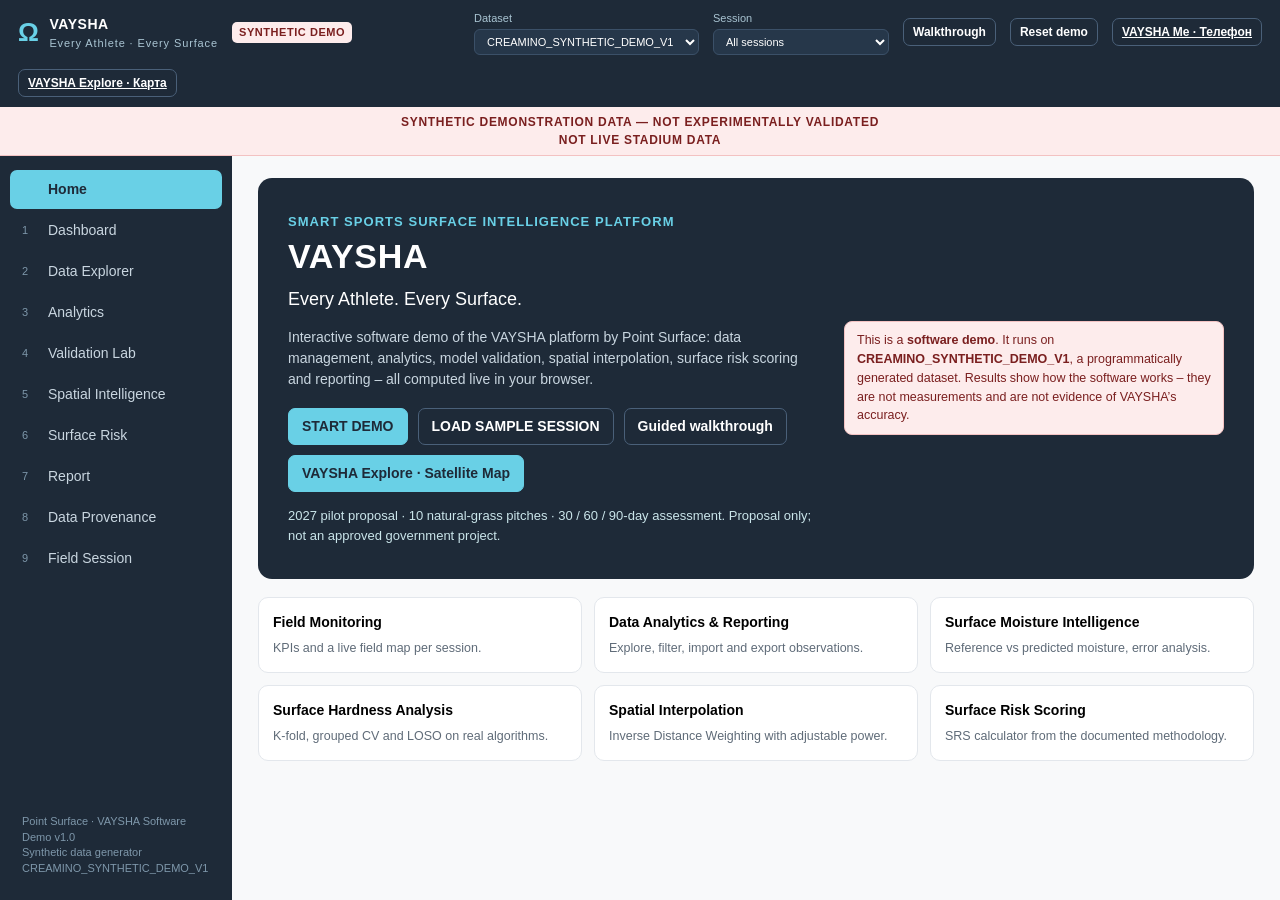
<file: index.html>
<!DOCTYPE html>
<html lang="en">
<head>
<link rel="apple-touch-icon" sizes="180x180" href="/me/icon-180.png?v=ps5">
<link rel="icon" type="image/png" sizes="192x192" href="/me/icon-192.png?v=ps5">
<meta name="apple-mobile-web-app-title" content="VAYSHA Lab">

<meta charset="utf-8">
<meta name="viewport" content="width=device-width, initial-scale=1">
<title>VAYSHA Software Demo · Point Surface</title>
<meta name="description" content="VAYSHA – Smart Sports Surface Intelligence Platform. Interactive software demo by Point Surface, running on synthetic demonstration data.">
<meta name="robots" content="index,follow">

<link rel="stylesheet" href="css/app.css">
</head>
<body>
<div class="app">
  <header class="top">
    <div class="brand"><span class="omega">Ω</span><div>VAYSHA<small>Every Athlete · Every Surface</small></div></div>
    <span class="tag syn" id="statusTag">SYNTHETIC DEMO</span>
    <div class="spacer"></div>
    <label>Dataset<select id="dsSelect" aria-label="Active dataset"></select></label>
    <label>Session<select id="sessSelect" aria-label="Active session"></select></label>
    <button class="btn ghost small" id="walkBtn">Walkthrough</button>
    <button class="btn ghost small" id="resetBtn">Reset demo</button>
    <a class="btn ghost small" href="me/">VAYSHA Me · Телефон</a>
    <a class="btn ghost small" href="map/">VAYSHA Explore · Карта</a>
  </header>
  <div class="banner" id="banner">SYNTHETIC DEMONSTRATION DATA — NOT EXPERIMENTALLY VALIDATED<br>NOT LIVE STADIUM DATA</div>
  <nav class="side" id="nav" aria-label="Modules"></nav>
  <main id="main" tabindex="-1"></main>
</div>
<div id="walk" class="walk hidden" role="dialog" aria-live="polite"></div>
<div id="modal" class="modal hidden" role="dialog" aria-modal="true"></div>
<script src="vendor/jspdf.umd.min.js"></script>
<script src="js/core.js"></script>
<script src="js/synthetic.js"></script>
<script src="js/charts.js"></script>
<script src="js/report.js"></script>
<script src="js/field.js"></script>
<script src="js/fieldstore.js"></script>
<script src="js/fieldui.js"></script>
<script src="js/app.js"></script>
</body>
</html>
</file>
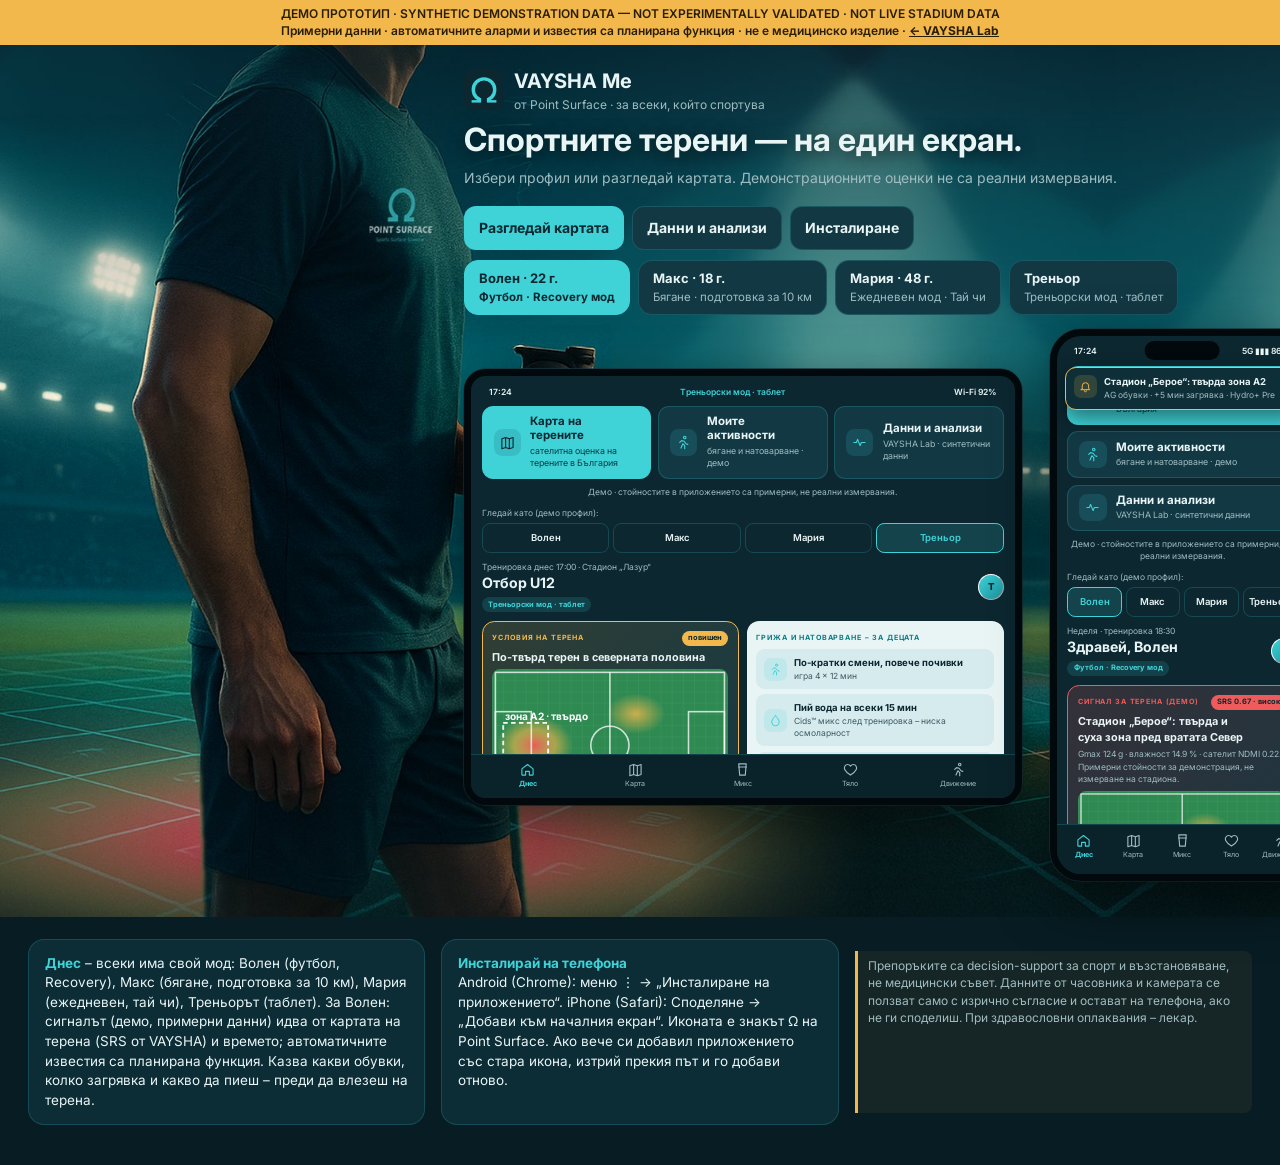
<file: me/index.html>
<!DOCTYPE html>
<html lang="bg">
<head>
<meta charset="utf-8">
<meta name="viewport" content="width=device-width, initial-scale=1, viewport-fit=cover">
<link rel="manifest" href="manifest.json?v=ps4">
<meta name="theme-color" content="#0c2730">
<meta name="apple-mobile-web-app-capable" content="yes">
<meta name="mobile-web-app-capable" content="yes">
<meta name="apple-mobile-web-app-title" content="VAYSHA">
<meta name="apple-mobile-web-app-status-bar-style" content="black">
<link rel="apple-touch-icon" sizes="180x180" href="icon-180.png?v=ps4">
<link rel="icon" type="image/png" sizes="32x32" href="favicon-32.png?v=ps4">
<link rel="icon" type="image/png" sizes="192x192" href="icon-192.png?v=ps4">
<title>VAYSHA Me – приложение за спортиста</title>
<link rel="preconnect" href="https://fonts.googleapis.com">
<link href="https://fonts.googleapis.com/css2?family=Inter:wght@400;500;600;700;800&display=swap&subset=cyrillic" rel="stylesheet">
<style>
:root{
  /* VAYSHA Me: тъмен петролен свят + тюркоаз; телефон в центъра, обяснение вдясно */
  --bg:#071c23; --phone:#0c2730; --card:#123844; --card2:#174654; --line:rgba(63,211,216,.2);
  --text:#e9f4f5; --muted:#9fbcc1; --accent:#3fd3d8; --gold:#d4a72c;
  --ok:#3ccf8e; --warn:#f2b84b; --crit:#ef5b5b;
  --display:'Inter',system-ui,sans-serif; --body:'Inter',system-ui,-apple-system,'Segoe UI',Roboto,sans-serif;
  color-scheme:dark;
}
*{box-sizing:border-box}
html,body{margin:0;min-height:100%}
body{background:radial-gradient(1200px 600px at 70% -10%,#0f3a45 0%,var(--bg) 60%);color:var(--text);font:14px/1.45 var(--body);-webkit-font-smoothing:antialiased}
h1,h2,h3{font-family:var(--display);margin:0;text-wrap:balance}
button{font:inherit;color:inherit;cursor:pointer}
:focus-visible{outline:2px solid var(--accent);outline-offset:2px}
.demo{background:var(--warn);color:#2a1d00;text-align:center;font-size:12px;font-weight:600;padding:5px 12px}
.stage{position:relative;min-height:calc(100vh - 28px);background:#071c23 url(stage-bg.jpg) left bottom/auto 100% no-repeat;display:grid;grid-template-columns:max(26%,calc(.5 * (100vh - 28px))) 1fr;grid-template-rows:auto 1fr;padding:22px 28px 30px}
.intro{grid-column:2;display:flex;flex-direction:column;gap:10px;padding-bottom:14px}
.intro h1{font-size:40px;line-height:1.08;text-shadow:0 3px 18px rgba(0,0,0,.6)}
.devices{grid-column:2;display:flex;gap:28px;align-items:flex-start;--z:.86}
.devices .phone{zoom:var(--z);flex:none}
.devices .tablet{margin-top:60px}
.below{display:grid;grid-template-columns:repeat(3,1fr);gap:16px;padding:22px 28px 40px;max-width:1500px;margin:0 auto}
.dev-pulse{animation:pulse 1.2s ease 2}
@keyframes pulse{50%{box-shadow:0 0 0 6px var(--accent),0 30px 80px rgba(0,0,0,.55)}}
@media (max-width:1750px){.devices{--z:.74}}
@media (max-width:1450px){.devices{--z:.68}.intro h1{font-size:32px}}
@media (max-width:1150px){.devices .tablet{display:none}.devices{--z:.8}.below{grid-template-columns:1fr}}
.side{max-width:420px;display:flex;flex-direction:column;gap:14px;padding-top:12px}
.brand{display:flex;align-items:center;gap:10px}
.omega{font-family:var(--display);font-weight:800;font-size:34px;color:var(--accent);line-height:1}
.brand b{font-family:var(--display);font-size:20px}
.brand small{display:block;color:var(--muted);font-size:12px}
.side h1{font-size:30px;line-height:1.12}
.side p{margin:0;color:var(--muted)}
.who{display:flex;flex-wrap:wrap;gap:8px}
.who{display:flex;flex-wrap:wrap;gap:8px}.who button{backdrop-filter:blur(4px);background:var(--card);border:1px solid var(--line);border-radius:14px;padding:8px 14px;font-size:13px;text-align:left;display:flex;flex-direction:column;gap:1px}.who button small{font-size:11.5px;color:var(--muted)}.who button[aria-pressed="true"] small{color:#0c2730}
.who button[aria-pressed="true"]{background:var(--accent);color:#0c2730;border-color:var(--accent);font-weight:700}
.explain{background:rgba(18,56,68,.6);border:1px solid var(--line);border-radius:16px;padding:14px 16px;font-size:13.5px}
.explain b{color:var(--accent)}
.disc{font-size:12px;color:var(--muted);border-left:3px solid var(--warn);padding:6px 10px;background:rgba(242,184,75,.06);border-radius:0 8px 8px 0}
/* phone */
.phone{width:390px;max-width:100%;height:812px;background:var(--phone);border-radius:46px;border:11px solid #02090c;box-shadow:0 30px 80px rgba(0,0,0,.55),0 0 0 1px #1d3b44;display:flex;flex-direction:column;overflow:hidden;position:relative}
.notch{position:absolute;top:8px;left:50%;transform:translateX(-50%);width:110px;height:28px;background:#02090c;border-radius:20px;z-index:5}
.status{display:flex;justify-content:space-between;padding:14px 26px 4px;font-size:12.5px;font-weight:600}
.screen{flex:1;overflow-y:auto;padding:8px 16px 16px;display:flex;flex-direction:column;gap:12px;scrollbar-width:none}
.screen::-webkit-scrollbar{display:none}
.screen>*{flex-shrink:0}
.tabbar{display:grid;grid-template-columns:repeat(5,1fr);border-top:1px solid var(--line);background:#0a222a;padding:7px 4px 16px}
.tabbar button{background:none;border:0;display:flex;flex-direction:column;align-items:center;gap:3px;font-size:10.5px;color:var(--muted);padding:4px 0}
.tabbar button[aria-current="true"]{color:var(--accent);font-weight:700}.tabbar button{min-height:44px}.tabbar button:focus-visible,.quick-links a:focus-visible{outline:2px solid var(--gold);outline-offset:2px}.quick-links{display:flex;flex-wrap:wrap;gap:8px;margin-top:8px}.quick-links a{display:inline-flex;align-items:center;justify-content:center;min-height:44px;padding:10px 14px;border:1px solid var(--line);background:var(--card);border-radius:12px;color:var(--text);font-weight:700;text-decoration:none}.quick-links a:first-child{background:var(--accent);color:#0c2730}.quick-links a:hover{border-color:var(--accent)}
.tabbar svg{width:22px;height:22px}
.hdr{display:flex;justify-content:space-between;align-items:center}
.hdr h2{font-size:21px}
.av{width:38px;height:38px;border-radius:50%;background:linear-gradient(135deg,var(--accent),#1b8f99);display:grid;place-items:center;font-weight:800;color:#0c2730;font-family:var(--display)}
.card{background:var(--card);border:1px solid var(--line);border-radius:18px;padding:14px}
.card.light{background:#e9f4f5;color:#0c2730;border:0}
.card.light .muted{color:#3d5a61}
.card.alert{border:1.5px solid var(--warn);background:linear-gradient(135deg,rgba(242,184,75,.16),rgba(18,56,68,1))}
.card.crit{border:1.5px solid var(--crit);background:linear-gradient(135deg,rgba(239,91,91,.18),rgba(18,56,68,1))}
.eyebrow{font-size:10.5px;letter-spacing:.12em;text-transform:uppercase;color:var(--accent);font-weight:700}
.light .eyebrow{color:#0a7c83}
.muted{color:var(--muted);font-size:12.5px}
.row{display:flex;gap:10px;align-items:center}
.between{display:flex;justify-content:space-between;align-items:center;gap:10px}
.grid2{display:grid;grid-template-columns:1fr 1fr;gap:10px}
.big{font-family:var(--display);font-size:28px;font-weight:800;font-variant-numeric:tabular-nums;line-height:1.05}
.pill{display:inline-flex;align-items:center;gap:5px;font-size:11px;font-weight:700;border-radius:999px;padding:3px 9px;background:var(--c,var(--accent));color:#0c2730}
.btn{background:var(--accent);color:#0c2730;border:0;border-radius:999px;padding:10px 16px;font-weight:700;font-family:var(--display);font-size:13.5px}
.btn.ghost{background:transparent;color:var(--accent);border:1px solid var(--accent)}
.btn.sm{padding:6px 12px;font-size:12px}
.ring{position:relative;width:96px;height:96px;flex:none}
.ring svg{width:96px;height:96px;transform:rotate(-90deg)}
.ring b{position:absolute;inset:0;display:grid;place-items:center;font-family:var(--display);font-size:26px}
.ring small{position:absolute;bottom:18px;left:0;right:0;text-align:center;font-size:9.5px;color:var(--muted)}
.list{display:flex;flex-direction:column;gap:8px}
.li{display:flex;gap:10px;align-items:center;background:var(--card2);border-radius:13px;padding:10px 11px}
.ico{width:34px;height:34px;border-radius:10px;background:rgba(63,211,216,.14);display:grid;place-items:center;flex:none;color:var(--accent)}
.ico svg{width:19px;height:19px}
.bar{height:8px;border-radius:5px;background:rgba(159,188,193,.18);overflow:hidden}
.bar i{display:block;height:100%;background:var(--c,var(--accent));border-radius:5px}
.map{position:relative;border-radius:16px;overflow:hidden;background:#0a222a;border:1px solid var(--line)}
.map svg{display:block;width:100%;height:auto;aspect-ratio:350/230}
.phone.tablet .screen>.map{grid-column:1;grid-row:span 4}
.toggle{width:42px;height:24px;border-radius:999px;background:rgba(159,188,193,.3);position:relative;border:0;flex:none}
.toggle[aria-pressed="true"]{background:var(--accent)}
.toggle::after{content:"";position:absolute;top:3px;left:3px;width:18px;height:18px;border-radius:50%;background:#fff;transition:left .15s}
.toggle[aria-pressed="true"]::after{left:21px}
.seg{display:flex;background:#0a222a;border-radius:999px;padding:3px;gap:2px}
.seg button{flex:1;background:none;border:0;border-radius:999px;padding:6px 8px;font-size:12px;color:var(--muted)}
.seg button[aria-pressed="true"]{background:var(--card2);color:var(--text);font-weight:700}
.toast{position:absolute;left:12px;right:12px;top:46px;background:#0e2f38;border:1px solid var(--warn);border-radius:16px;padding:11px 12px;display:none;gap:10px;z-index:6;box-shadow:0 12px 30px rgba(0,0,0,.45)}
.toast.on{display:flex}
.steps{display:flex;flex-direction:column;gap:0}
.st{display:grid;grid-template-columns:54px 1fr;gap:10px;padding:9px 0;border-bottom:1px dashed rgba(159,188,193,.18)}
.st:last-child{border:0}
.st b{font-family:var(--display);color:var(--accent);font-size:13px}
.surf{display:grid;grid-template-columns:86px 1fr 44px;gap:8px;align-items:center;font-size:12.5px}
.phone.tablet{width:820px;height:640px;border-radius:32px}
.phone.tablet .status span:nth-child(2){color:var(--accent)}
.phone.tablet .notch{display:none}
.phone.tablet .screen{display:grid;grid-template-columns:1fr 1fr;align-content:start;gap:12px}
.phone.tablet .screen>.hdr{grid-column:1/-1}
.phone.tablet .tabbar{padding-bottom:8px}
@media (max-width:640px){.stage{display:flex;flex-direction:column-reverse;padding:0;background:#071c23}.intro{padding:14px 16px}.intro h1{font-size:24px}.devices{--z:1}.devices .phone{zoom:1;width:100%;height:100vh;height:100dvh;border:0;border-radius:0;box-shadow:none}.notch{display:none}.below{padding:16px}}
body.app .intro,body.app .below,body.app #tabletDev,body.app #install{display:none!important}
body.app .demo{font-size:10px;padding:2px 8px;line-height:1.3}body.app .demo br{display:none}
body.app .stage{display:block;padding:0;min-height:0;background:#071c23}body.app .devices{display:block;--z:1}
body.app .devices .phone{zoom:1;width:100%;max-width:none;height:calc(100vh - 18px);height:calc(100dvh - 18px);border:0;border-radius:0;box-shadow:none;margin:0}body.app .notch{display:none}body.app .status{display:none}body.app .demo{padding-top:calc(2px + env(safe-area-inset-top))}body.app .tabbar{padding-bottom:env(safe-area-inset-bottom)}body.app .devices .phone{height:calc(100dvh - 18px - env(safe-area-inset-top))}
body.tab .intro,body.tab .below,body.tab #phoneDev,body.tab #install{display:none!important}body.tab .stage{display:block;padding:12px;min-height:0}body.tab .devices{display:block;--z:1}body.tab .devices .tablet{display:block!important;zoom:1;margin:0 auto;width:min(100%,1100px);height:calc(100dvh - 60px);max-height:none}
/* основни действия – големи цели за докосване */
.start{display:flex;flex-direction:column;gap:10px}
.act{display:flex;align-items:center;gap:14px;min-height:64px;padding:12px 16px;border-radius:16px;background:var(--card);border:1px solid var(--line);color:var(--text);text-decoration:none;text-align:left;width:100%;font:inherit}
.act b{display:block;font-size:17px;line-height:1.2;font-weight:700}
.act small{display:block;font-size:13px;color:var(--muted);margin-top:2px}
.act .ai{width:40px;height:40px;border-radius:12px;background:rgba(63,211,216,.14);color:var(--accent);display:grid;place-items:center;flex:none}
.act .ai svg{width:22px;height:22px}
.act.primary{background:var(--accent);border-color:var(--accent);color:#0c2730}
.act.primary small{color:#0c3a44}.act.primary .ai{background:rgba(12,39,48,.12);color:#0c2730}
.act:hover{border-color:var(--accent)}.act:focus-visible{outline:2px solid var(--gold);outline-offset:2px}
.start-note{margin:0;font-size:12.5px;color:var(--muted);text-align:center}
.phone.tablet .screen>.start{grid-column:1/-1;display:grid;grid-template-columns:repeat(3,1fr)}
.phone.tablet .screen>.start .start-note{grid-column:1/-1}
.whoSw{display:flex;flex-wrap:wrap;align-items:center;gap:6px;margin:2px 0 0}
.whoSw>span{width:100%;font-size:12.5px;color:var(--muted)}
.whoSw button{flex:1 1 0;min-width:64px;min-height:44px;padding:6px 8px;border-radius:12px;border:1px solid var(--line);background:transparent;color:var(--text);font:600 14px var(--body);cursor:pointer}
.whoSw button[aria-pressed="true"]{background:rgba(63,211,216,.16);border-color:var(--accent);color:var(--accent)}
.whoSw button:focus-visible{outline:2px solid var(--gold);outline-offset:2px}
.phone.tablet .screen>.start .whoSw{grid-column:1/-1}
body.app .tabbar button{font-size:12px;min-height:52px}body.app .tabbar svg{width:24px;height:24px}
body.app .btn{min-height:44px;padding:11px 18px;font-size:15px}body.app .btn.sm{min-height:44px;padding:10px 16px;font-size:14px}
@media (prefers-reduced-motion:reduce){*{transition:none!important}}
</style>
</head>
<body>
<div class="demo">ДЕМО ПРОТОТИП · SYNTHETIC DEMONSTRATION DATA — NOT EXPERIMENTALLY VALIDATED · NOT LIVE STADIUM DATA<br>Примерни данни · автоматичните аларми и известия са планирана функция · не е медицинско изделие · <a href="../" style="color:inherit;font-weight:700">← VAYSHA Lab</a></div>
<div class="stage">
  <div class="intro">
    <div class="brand"><img src="point-surface-icon.svg?v=ps4" alt="Point Surface" width="40" height="40" style="border-radius:10px"><div><b>VAYSHA Me</b><small>от Point Surface · за всеки, който спортува</small></div></div>
    <h1>Спортните терени — на един екран.</h1><p style="margin:0;color:var(--muted)">Избери профил или разгледай картата. Демонстрационните оценки не са реални измервания.</p><div class="quick-links"><a href="../map/" aria-label="Отвори картата на спортните терени">Разгледай картата</a><a href="../" aria-label="Отвори аналитичната лаборатория">Данни и анализи</a><a href="#install">Инсталиране</a></div>
    <div class="who" id="who" aria-label="Избери профил"></div>
  </div>
  <div class="devices">
    <div class="phone tablet" id="tabletDev" aria-label="Таблет – треньорски мод">
      <div class="status"><span>17:24</span><span>Треньорски мод · таблет</span><span>Wi-Fi 92%</span></div>
      <div class="screen" id="screen2"></div>
      <nav class="tabbar" id="tabbar2" aria-label="Раздели на таблета"></nav>
    </div>
    <div class="phone" id="phoneDev" aria-label="Демо приложение VAYSHA Me">
      <div class="notch"></div>
      <div class="status"><span id="clock">17:24</span><span>5G ▮▮▮ 86%</span></div>
      <div class="toast" id="toast" role="alert"></div>
      <div class="screen" id="screen"></div>
      <nav class="tabbar" id="tabbar" aria-label="Раздели"></nav>
    </div>
  </div>
</div>
<section class="below">
  <div class="explain" id="explain"></div>
  <div class="explain" id="install"><b>Инсталирай на телефона</b><br><span id="instTxt">Android (Chrome): меню ⋮ → „Инсталиране на приложението“. iPhone (Safari): Споделяне → „Добави към началния екран“. Иконата е знакът Ω на Point Surface. Ако вече си добавил приложението със стара икона, изтрий прекия път и го добави отново.</span><div style="margin-top:8px"><button class="btn sm" id="instBtn" hidden>Добави на началния екран</button></div></div>
  <p class="disc">Препоръките са decision-support за спорт и възстановяване, не медицински съвет. Данните от часовника и камерата се ползват само с изрично съгласие и остават на телефона, ако не ги споделиш. При здравословни оплаквания – лекар.</p>
</section>
<script>
(function(){
const $=id=>document.getElementById(id);
const I={
home:'<path d="M3 11l9-7 9 7v9a1 1 0 0 1-1 1h-5v-6h-6v6H4a1 1 0 0 1-1-1z"/>',
map:'<path d="M9 4l6 2 6-2v16l-6 2-6-2-6 2V6z M9 4v16 M15 6v16"/>',
cup:'<path d="M6 3h12l-1.5 18h-9z M5.5 8h13"/>',
body:'<path d="M12 21s-7-4.4-9.3-9C1 8.6 3.3 4 7.5 4 9.6 4 11 5.3 12 6.6 13 5.3 14.4 4 16.5 4 20.7 4 23 8.6 21.3 12 19 16.6 12 21 12 21z"/>',
run:'<circle cx="14" cy="4" r="2"/><path d="M8 21l3-7 3 3v5 M6 12l3-3 4 1 3 4 3 1"/>',
user:'<circle cx="12" cy="8" r="4"/><path d="M4 21c1.5-4 4.5-6 8-6s6.5 2 8 6"/>',
drop:'<path d="M12 3s7 7.6 7 12a7 7 0 0 1-14 0c0-4.4 7-12 7-12z"/>',
moon:'<path d="M20 14.5A8 8 0 1 1 9.5 4a6.5 6.5 0 0 0 10.5 10.5z"/>',
steps:'<path d="M7 3c2 0 3 2 3 5s-1 5-3 5-3-2-3-5 1-5 3-5z M17 9c2 0 3 2 3 5s-1 5-3 5-3-2-3-5 1-5 3-5z M5 16h4 M15 21h4"/>',
heart:'<path d="M3 12h4l2-5 4 10 2-5h6"/>',
pill:'<rect x="3" y="9" width="18" height="6" rx="3" transform="rotate(-35 12 12)"/><path d="M9.5 8.5l5 7"/>',
face:'<circle cx="12" cy="12" r="9"/><circle cx="9" cy="10" r="1"/><circle cx="15" cy="10" r="1"/><path d="M8.5 15c1 1.2 2.2 1.8 3.5 1.8s2.5-.6 3.5-1.8"/>',
bell:'<path d="M6 16V11a6 6 0 0 1 12 0v5l2 2H4z M10 20a2 2 0 0 0 4 0"/>',
boot:'<path d="M4 6h6v6l8 3c2 .7 3 2 3 4H4z M8 19v2 M14 19v2"/>',
thermo:'<path d="M12 3a2 2 0 0 1 2 2v9a4 4 0 1 1-4 0V5a2 2 0 0 1 2-2z"/>',
pin:'<path d="M12 22s7-6.3 7-12a7 7 0 0 0-14 0c0 5.7 7 12 7 12z"/><circle cx="12" cy="10" r="2.5"/>',
shield:'<path d="M12 3l8 3v6c0 5-3.5 8-8 9-4.5-1-8-4-8-9V6z"/>'};
const svg=(k,c='currentColor')=>`<svg viewBox="0 0 24 24" fill="none" stroke="${c}" stroke-width="1.8" stroke-linecap="round" stroke-linejoin="round" aria-hidden="true">${I[k]}</svg>`;
/* ---------- data ---------- */
const PERSONAS={
 volen:{name:'Волен',age:22,mode:'Футбол · Recovery мод',init:'В',team:'ФК Демо · U19',num:10,sport:'Футбол',weight:72,sponsor:'Твоят спонсор'},
 max:{name:'Макс',age:18,mode:'Бягане · подготовка за 10 км',init:'М',team:'Бегови клуб Демо · Бургас',num:7,sport:'Бягане',weight:68,sponsor:'Спонсор на клуба'},
 runner:{name:'Мария',age:48,mode:'Ежедневен мод · Тай чи',init:'М',team:'Тай чи група Демо · Морска градина',num:null,sport:'Тай чи + ходене',weight:58,sponsor:'—'},
 coach:{name:'Треньор',age:null,mode:'Треньорски мод · таблет',init:'Т',team:'ДЮШ Демо · U12 (18 деца)',num:null,sport:'Детски футбол',weight:null,sponsor:'Спонсор на школата'}
};
let who='volen',tab='home',tab2='home',site2=null,faceOn=false,meds=[{n:'Витамин D',t:'08:00',on:true},{n:'Магнезий',t:'21:30',on:true},{n:'Лекарство по рецепта (въведено от теб)',t:'19:00',on:true}];
// терени в платформата (lon,lat); стойностите са демонстративни
const SITES=[
 {id:'t1',n:'Опитно поле – Терен 1',city:'Бургас',lon:27.47,lat:42.50,risk:'L',srs:.18,ndmi:.41,gmax:96,vwc:21.4,type:'Научно опитно поле Point Surface',creamino:true},
 {id:'nef',n:'Стадион „Лазур“',city:'Бургас',lon:27.50,lat:42.53,risk:'M',srs:.39,ndmi:.33,gmax:108,vwc:18.7,type:'Футболен стадион',creamino:true},
 {id:'ber',n:'Стадион „Берое“',city:'Стара Загора',lon:25.63,lat:42.43,risk:'H',srs:.67,ndmi:.22,gmax:124,vwc:14.9,type:'Футболен стадион',creamino:true},
 {id:'nat',n:'Национален стадион „Васил Левски“',city:'София',lon:23.335,lat:42.688,risk:'M',srs:.41,ndmi:.42,gmax:104,vwc:19.6,type:'Национален стадион',creamino:true},
 {id:'nsa',n:'НСА „Васил Левски“ – тренировъчен терен',city:'София',lon:23.37,lat:42.65,risk:'L',srs:.24,ndmi:.47,gmax:91,vwc:24.2,type:'Университетска база',creamino:true},
 {id:'bsr',n:'BlackSeaRama Golf',city:'Балчик',lon:28.2206,lat:43.4118,risk:'L',srs:.21,ndmi:.52,gmax:86,vwc:25.1,type:'Голф игрище',creamino:false},
 {id:'pld',n:'Гребен канал – алеи за бягане',city:'Пловдив',lon:24.70,lat:42.154,run:1,risk:'M',srs:.36,ndmi:.29,gmax:null,vwc:null,type:'Бягане · парк „Отдих и култура“',creamino:false},
 {id:'vrn',n:'Морска градина – алеи за бягане',city:'Варна',lon:27.93,lat:43.205,run:1,risk:'L',srs:.22,ndmi:.38,gmax:null,vwc:null,type:'Бягане · парк',creamino:false}];
const MACHINES=[]; // No installed CRIO machines verified; do not plot proposed locations.
const riskC={L:'var(--ok)',M:'var(--warn)',H:'var(--crit)'},riskT={L:'нисък',M:'повишен',H:'висок'};
// граница на България (опростен контур, lon/lat)
const BG=[[22.68,44.22],[22.88,43.99],[23.24,43.83],[23.96,43.73],[24.89,43.70],[25.35,43.62],[25.96,43.85],[26.62,44.05],[27.26,44.12],[27.65,43.99],[28.0,43.84],[28.58,43.75],[28.6,43.54],[28.47,43.36],[28.16,43.40],[27.95,43.20],[27.9,42.87],[27.9,42.70],[27.73,42.66],[27.47,42.50],[27.7,42.42],[27.85,42.17],[28.0,41.98],[27.55,41.92],[26.95,42.0],[26.55,41.82],[26.2,41.75],[26.1,41.55],[25.6,41.32],[25.0,41.42],[24.5,41.56],[23.9,41.45],[23.25,41.4],[22.95,41.34],[22.92,41.6],[22.97,42.0],[22.6,42.15],[22.36,42.32],[22.48,42.7],[22.45,42.95],[22.75,43.2],[22.55,43.45],[22.36,43.81],[22.5,44.0]];
const proj=(lon,lat)=>[ (lon-22.2)/(28.9-22.2)*340+5, (44.35-lat)/(44.35-41.15)*220+5 ];
/* ---------- screens ---------- */
const TABS=[['home','Днес','home'],['map','Карта','map'],['mix','Микс','cup'],['body','Тяло','body'],['run','Движение','run']];
function tabbar(){$('tabbar').innerHTML=TABS.map(t=>`<button data-tab="${t[0]}" aria-current="${tab===t[0]}">${svg(t[2])}<span>${t[1]}</span></button>`).join('');$('tabbar2').innerHTML=TABS.map(t=>`<button data-tab="${t[0]}" aria-current="${tab2===t[0]}">${svg(t[2])}<span>${t[1]}</span></button>`).join('')}
function header(title,sub,noMode){const P=PERSONAS[who];return`<div class="hdr"><div><p class="muted" style="margin:0">${sub}</p><h2>${title}</h2>${noMode?'':`<span class="pill" style="margin-top:5px;background:rgba(63,211,216,.15);color:var(--accent)">${P.mode}</span>`}</div><button class="av" data-tab="profile" aria-label="Профил">${P.init}</button></div>`}
function ring(v,c,label){const r=40,C=2*Math.PI*r;return`<div class="ring"><svg viewBox="0 0 96 96"><circle cx="48" cy="48" r="${r}" stroke="rgba(159,188,193,.18)" stroke-width="9" fill="none"/><circle cx="48" cy="48" r="${r}" stroke="${c}" stroke-width="9" fill="none" stroke-linecap="round" stroke-dasharray="${C*v/100} ${C}"/></svg><b>${v}</b><small>${label}</small></div>`}
function histSVG(R){if(!R||R.length<2)return'';const W=250,H=86,l=22,r=6,t=8,b=16,x=y=>l+(y-2017)/9*(W-l-r),yy=v=>t+(100-v)/100*(H-t-b);
const ln=(i,c)=>`<path d="${R.map((o,j)=>(j?'L':'M')+x(o[0]).toFixed(1)+' '+yy(o[i]).toFixed(1)).join('')}" fill="none" stroke="${c}" stroke-width="2"/>`+R.map(o=>`<circle cx="${x(o[0]).toFixed(1)}" cy="${yy(o[i]).toFixed(1)}" r="2.2" fill="${c}"><title>${o[0]}: ${o[i]}</title></circle>`).join('');
let g='';for(const v of[0,50,100])g+=`<line x1="${l}" x2="${W-r}" y1="${yy(v)}" y2="${yy(v)}" stroke="rgba(128,140,140,.25)"/><text x="${l-4}" y="${yy(v)+3}" font-size="8" text-anchor="end" fill="#7d8f8a">${v}</text>`;
for(const y of[2017,2020,2023,2026])g+=`<text x="${x(y)}" y="${H-4}" font-size="8" text-anchor="${y>2025?"end":y<2018?"start":"middle"}" fill="#7d8f8a">${y}</text>`;
return`<svg viewBox="0 0 ${W} ${H}" style="width:100%;max-width:${W}px;display:block;margin-top:4px" role="img" aria-label="Качество и прогнозен риск по години">${g}${ln(1,'#2a9d57')}${ln(2,'#e0703a')}</svg><div style="font-size:11px;line-height:1.35"><b style="color:#2a9d57">●</b> качество (лятна растителност) <b style="color:#e0703a">●</b> прогнозен сърфейс риск<br><span style="color:#7d8f8a">Сателитен индикатор, 0–100 спрямо всички терени в БГ за годината (юни–август). Не е измерен SRS и не е оценка по FIFA.</span></div>`}
const HK={nat:'42.68756,23.33525',ber:'42.43283,25.61523',nef:'42.51244,27.47038',bsr:'43.41178,28.22061'};
function golfMini(){const o=window.GOLF;if(!o)return'<div class="muted" style="padding:20px 0">Зареждам игрището…</div>';
 return`<svg viewBox="-3 -3 ${o.w+6} ${o.h+6}" style="width:100%;border-radius:12px;display:block;background:#16343c" role="img" aria-label="План на голф игрището"><path d="${o.course}" fill="#3d7a4a"/><path d="${o.driving_range||''}" fill="#4f8e57"/><path d="${o.fairway}" fill="#6fb35f"/><path d="${o.water_hazard}" fill="#3a8fc7"/><path d="${o.bunker}" fill="#e8d7a3"/><path d="${o.green}" fill="#a6ec84" stroke="#fff" stroke-width=".5"/><path d="${o.tee}" fill="#c9efb1"/></svg>
 <div class="row" style="gap:10px;flex-wrap:wrap;font-size:11px;margin-top:6px"><span><b style="color:#a6ec84">■</b> грийн</span><span><b style="color:#6fb35f">■</b> феъруей</span><span><b style="color:#c9efb1">■</b> тий</span><span><b style="color:#e8d7a3">■</b> бункер</span><span><b style="color:#3a8fc7">■</b> вода</span><span class="muted">${o.greens.length} грийна · ≈${Math.round(o.w*o.m_per_px/10)*10} m · © OpenStreetMap</span></div>`}
const SURF={paved:'асфалт',paving_stones:'плочки',unpaved:'без настилка',gravel:'чакъл',dirt:'пръст',compacted:'уплътнена',sett:'паваж'};
function runMini(id){const o=window.RUN&&window.RUN[id];if(!o)return'<div class="muted" style="padding:20px 0">Зареждам парка…</div>';
 const tot=Object.values(o.surf).reduce((a,b)=>a+b,0),sf=Object.entries(o.surf).filter(([k])=>k!=='?').map(([k,v])=>`${SURF[k]||k} ${Math.round(v/tot*100)}%`).join(' · ');
 return`<svg viewBox="-3 -3 ${o.w+6} ${o.h+6}" style="width:100%;border-radius:12px;display:block;background:#16343c" role="img" aria-label="План на парка с алеите"><path d="${o.park}" fill="#2f6b3f"/><path d="${o.water}" fill="#3a8fc7"/><path d="${o.paths}" fill="none" stroke="#f2c14b" stroke-width="1.1" stroke-linecap="round" stroke-linejoin="round" opacity=".95"/></svg>
 <div class="row" style="gap:10px;flex-wrap:wrap;font-size:11px;margin-top:6px"><span><b style="color:#2f6b3f">■</b> парк</span><span><b style="color:#f2c14b">■</b> алеи</span>${o.water?'<span><b style="color:#3a8fc7">■</b> вода</span>':''}<span class="muted">${sf?'настилка: '+sf+' · ':''}© OpenStreetMap</span></div>`}
function runGrid(s){const o=window.RUN&&window.RUN[s.id];return`<div class="grid2" style="margin-top:10px"><div><div class="muted">Алеи в парка</div><div class="big">${o?o.km:'—'}<small style="font-size:13px"> km</small></div></div><div><div class="muted">Площ на парка</div><div class="big">${o?o.ha:'—'}<small style="font-size:13px"> ha</small></div></div><div><div class="muted">Сателит NDMI</div><div class="big">${s.ndmi}</div></div><div><div class="muted">Източник</div><div style="font-weight:700;margin-top:6px">Sentinel-2 + OpenStreetMap</div></div></div>`}
let pmc=0;function pitchMini(hot){const u=++pmc;// малка карта на терена с горещи зони
 return`<svg viewBox="0 0 210 136" style="width:100%;border-radius:12px;display:block"><defs><radialGradient id="h1${u}"><stop offset="0" stop-color="#ef5b5b" stop-opacity=".95"/><stop offset=".55" stop-color="#f2b84b" stop-opacity=".6"/><stop offset="1" stop-color="#f2b84b" stop-opacity="0"/></radialGradient><radialGradient id="h2${u}"><stop offset="0" stop-color="#f2b84b" stop-opacity=".8"/><stop offset="1" stop-color="#f2b84b" stop-opacity="0"/></radialGradient><pattern id="g${u}" width="10" height="10" patternUnits="userSpaceOnUse"><path d="M10 0H0V10" fill="none" stroke="rgba(255,255,255,.07)"/></pattern></defs>
 <rect width="210" height="136" fill="#2f8a52"/><rect width="210" height="136" fill="url(#g${u})"/>${hot?'<ellipse cx="38" cy="68" rx="34" ry="26" fill="url(#h1'+u+')"/><ellipse cx="128" cy="40" rx="26" ry="18" fill="url(#h2'+u+')"/>':'<ellipse cx="150" cy="90" rx="22" ry="14" fill="url(#h2'+u+')"/>'}
 <g fill="none" stroke="rgba(255,255,255,.75)" stroke-width="1.4"><rect x="3" y="3" width="204" height="130"/><path d="M105 3v130"/><circle cx="105" cy="68" r="17"/><rect x="3" y="38" width="32" height="60"/><rect x="175" y="38" width="32" height="60"/></g>
 ${hot?'<rect x="10" y="48" width="40" height="40" fill="none" stroke="#fff" stroke-dasharray="4 3" stroke-width="1.6"/><text x="12" y="45" fill="#fff" font-size="9" font-weight="700" font-family="Inter">зона A2 · твърдо</text>':''}</svg>`}
function home(){const P=PERSONAS[who];
 if(who==='coach')return coachHome();
 if(who==='runner')return runnerHome();
 if(who==='max')return maxHome();
 const s=SITES.find(x=>x.id==='ber');
 return header('Здравей, '+P.name,'Неделя · тренировка 18:30')+`
 <div class="card crit"><div class="between"><span class="eyebrow" style="color:var(--crit)">Сигнал за терена (демо)</span><span class="pill" style="--c:var(--crit)">SRS ${s.srs.toFixed(2)} · ${riskT[s.risk]}</span></div>
 <h3 style="font-size:16px;margin:6px 0 4px">${s.n}: твърда и суха зона пред вратата Север</h3>
 <p class="muted" style="margin:0 0 8px">Gmax ${s.gmax} g · влажност ${s.vwc} % · сателит NDMI ${s.ndmi}. Примерни стойности за демонстрация, не измерване на стадиона.</p>
 ${pitchMini(true)}
 <div class="list" style="margin-top:10px"><div class="li"><span class="ico">${svg('boot')}</span><div><b>Обувки: AG или FG с по-къси бутони</b><div class="muted">не SG – терена е твърд</div></div></div>
 <div class="li"><span class="ico">${svg('run')}</span><div><b>+5 мин динамична загрявка</b><div class="muted">глезени, прасци, задно бедро</div></div></div></div></div>
 <div class="card"><div class="between"><span class="eyebrow">Recovery мод · след мача в събота</span><span class="pill">24 h / 48 h</span></div><div class="steps" style="margin-top:4px"><div class="st"><b>✓ 0–2 h</b><div>Recovery Protein + охлаждане<div class="muted">примерен сценарий · CRIO е концепция</div></div></div><div class="st"><b>Днес</b><div>Лека тренировка, без спринтове на твърдата зона<div class="muted">сън 8 h · мобилност 15 мин</div></div></div><div class="st"><b>Утре</b><div>Пълно натоварване, ако готовността е ≥ 80<div class="muted">сутрешна проверка в приложението</div></div></div></div></div>
 <div class="grid2"><div class="card light"><span class="eyebrow">Готовност</span><div class="row" style="margin-top:6px">${ring(74,'#0a7c83','от 100')}</div><p class="muted" style="margin:4px 0 0">Сън 6 ч 40 мин · HRV −8 %</p></div>
 <div class="card"><span class="eyebrow">Твоят микс</span><p style="margin:6px 0 2px;font-family:var(--display);font-weight:800;font-size:18px">Hydro+ Pre</p><p class="muted" style="margin:0 0 8px">600 ml · Na 700 mg/L · преди тренировка</p><button class="btn sm" data-tab="mix">Вземи от машина</button></div></div>
 <div class="card"><div class="between"><span class="eyebrow">CRIO машина · концепция</span><span class="muted">${svg('pin','#3fd3d8').replace('<svg','<svg style="width:15px;height:15px;vertical-align:-3px"')}</span></div>
 <p style="margin:6px 0 2px"><b>CRIO – предложено място в съблекалня</b></p><p class="muted" style="margin:0">Няма монтирана машина. Показано е как би изглеждала услугата.</p></div>
`}
function coachHome(){const s=SITES.find(x=>x.id==='nef');
 return header('Отбор U12','Тренировка днес 17:00 · '+s.n)+`
 <div class="card alert"><div class="between"><span class="eyebrow" style="color:var(--warn)">Условия на терена</span><span class="pill" style="--c:var(--warn)">повишен</span></div>
 <h3 style="font-size:16px;margin:6px 0 4px">По-твърд терен в северната половина</h3>${pitchMini(true)}
 <p class="muted" style="margin:8px 0 0">Gmax ${s.gmax} g · 26 °C</p></div>
 <div class="card light"><span class="eyebrow">Грижа и натоварване – за децата</span>
 <div class="list" style="margin-top:8px"><div class="li" style="background:#d6ebee"><span class="ico">${svg('run')}</span><div><b>По-кратки смени, повече почивки</b><div class="muted">игра 4 × 12 мин</div></div></div>
 <div class="li" style="background:#d6ebee"><span class="ico">${svg('drop')}</span><div><b>Пий вода на всеки 15 мин</b><div class="muted">Cids™ микс след тренировка – ниска осмоларност</div></div></div>
 <div class="li" style="background:#d6ebee"><span class="ico">${svg('boot')}</span><div><b>Меки наколенки / стабилизатори</b><div class="muted">причина: по-твърд терен, не травма</div></div></div></div></div>
 <div class="card"><span class="eyebrow">Готовност на отбора днес</span><div style="display:flex;flex-direction:column;gap:6px;margin-top:8px">${[['Иван',88,'var(--ok)'],['Петър',84,'var(--ok)'],['Георги',71,'var(--warn)'],['Ники',92,'var(--ok)'],['Алекс',63,'var(--warn)'],['Даниел',86,'var(--ok)']].map(k=>`<div class="surf"><span>${k[0]}</span><div class="bar"><i style="width:${k[1]}%;--c:${k[2]}"></i></div><span style="text-align:right">${k[1]}</span></div>`).join('')}</div><p class="muted" style="margin:8px 0 0">2 деца с по-ниска готовност → по-кратко време на твърдата половина</p></div>
 <div class="card"><span class="eyebrow">Екран в съблекалнята</span><p class="muted" style="margin:6px 0 8px">Едно докосване – условията и грижата се показват на телевизора за децата и родителите.</p><button class="btn sm">Покажи на екрана</button></div>
 <div class="card"><span class="eyebrow">Родители</span><p class="muted" style="margin:6px 0 0">18 профила на деца · съгласие от родител за всяко · без лични данни в таблото на клуба</p></div>`}
function maxHome(){return header('Здравей, Макс','Темпо бягане · Морска градина 07:30')+`
 <div class="card alert" style="border-color:var(--accent);background:linear-gradient(135deg,rgba(63,211,216,.16),rgba(18,56,68,1))"><span class="eyebrow">Път към 10 км под 40 мин</span><div class="row" style="gap:6px;margin:8px 0 6px">${['База','База','Темпо','Състезание'].map((w,i)=>`<div style="flex:1"><div class="bar"><i style="width:${i<2?100:i==2?45:0}%"></i></div><div class="muted" style="font-size:10.5px;margin-top:3px">С${i+1} · ${w}</div></div>`).join('')}</div><p style="margin:0"><b>Седмица 3 от 4 · темпо</b></p><p class="muted" style="margin:2px 0 0">42 км тази седмица · дълго бягане в неделя · сън ≥ 8 ч</p></div>
 <div class="card light"><div class="between"><span class="eyebrow">Готовност за бягане</span><span class="pill" style="--c:#0a7c83;color:#fff">CRIO-H</span></div><div class="row" style="margin-top:6px">${ring(84,'#0a7c83','от 100')}<div><b>Готов за темпо</b><div class="muted">сън 7:50 · HRV +4 % · пулс в покой 48</div></div></div></div>
 <div class="card"><span class="eyebrow">Днешното бягане</span><div class="list" style="margin-top:8px"><div class="li"><span class="ico">${svg('run')}</span><div><b>10 мин загрявка · 6 км темпо 4:05/км · 10 мин разпускане</b><div class="muted">около 50 мин · пулс в зона 4 за темпото</div></div></div><div class="li"><span class="ico">${svg('map')}</span><div><b>Трасе: алеите в Морската градина</b><div class="muted">асфалт и плочки – обувки с повече омекотяване · след дъжд внимавай на плочките</div></div></div></div></div>
 <div class="card"><span class="eyebrow">Натоварване за седмицата</span><div style="display:flex;flex-direction:column;gap:7px;margin-top:8px">${[['Пн · лесно',8,'var(--ok)'],['Вт · интервали',10,'var(--warn)'],['Ср · почивка',0,'var(--ok)'],['Чт · темпо',12,'var(--warn)'],['Нд · дълго',16,'var(--ok)']].map(m=>`<div class="surf"><span>${m[0]}</span><div class="bar"><i style="width:${m[1]*6}%;--c:${m[2]}"></i></div><span style="text-align:right">${m[1]} км</span></div>`).join('')}</div><p class="muted" style="margin:8px 0 0">увеличение до 10 % седмично · коленете и прасците са без сигнал</p></div>
 <div class="grid2"><div class="card"><span class="eyebrow">Микс след бягането</span><p style="margin:6px 0 2px;font-weight:800;font-size:17px">Hydro+ Recovery</p><p class="muted" style="margin:0 0 8px">500 ml · натрий + въглехидрати + 20 g протеин</p><button class="btn sm" data-tab="mix">Към машината</button></div>
 <div class="card"><span class="eyebrow">Крачки</span><div class="big" style="margin-top:6px">11 240</div><div class="bar" style="margin-top:6px"><i style="width:94%"></i></div><p class="muted" style="margin:6px 0 0">цел 12 000</p></div></div>
 <div class="card"><div class="between"><span class="eyebrow">Напомняне</span><button class="toggle" aria-pressed="true" aria-label="Аларма"></button></div><p style="margin:6px 0 0"><b>21:30 · разтягане 10 мин + ролер за прасци</b></p><p class="muted" style="margin:0">сън до 23:00 – утре лесно бягане</p></div>
 <div class="card"><span class="eyebrow">Места за бягане наблизо</span><p style="margin:6px 0 8px" class="muted">паркове и алеи без коли от картата</p><a class="btn sm" href="../map/#active" style="display:inline-block;text-decoration:none">Активни места</a></div>`}
function runnerHome(){return header('Добро утро, Мария','Тай чи в парка · 08:00')+`
 <div class="card light"><div class="between"><span class="eyebrow">Ежедневен баланс</span><span class="pill" style="--c:#0a7c83;color:#fff">добре</span></div><div class="row" style="margin-top:6px">${ring(78,'#0a7c83','от 100')}<div><b>Спокоен, добър ден</b><div class="muted">сън 7:20 · пулс в покой 62 · стрес нисък</div></div></div></div>
 <div class="card"><span class="eyebrow">Днешната практика</span><div class="list" style="margin-top:8px"><div class="li"><span class="ico">${svg('body')}</span><div><b>Тай чи · 30 мин · Морска градина</b><div class="muted">трева, равна и суха · сянка до 10:00 · 18 °C</div></div></div><div class="li"><span class="ico">${svg('steps')}</span><div><b>Разходка 40 мин – 6 000 крачки</b><div class="muted">по алеята, не по мокрите плочки</div></div></div></div></div>
 <div class="card"><div class="between"><span class="eyebrow">Баланс и стабилност</span><span class="pill">+6 % за месец</span></div><svg viewBox="0 0 300 60" style="width:100%;margin-top:6px"><path d="M0 46 C40 44 70 40 100 38 S170 30 200 26 S260 20 300 16" fill="none" stroke="#3fd3d8" stroke-width="2.4"/></svg><p class="muted" style="margin:0">от часовника: стойка на един крак, плавност на движението</p></div>
 <div class="grid2"><div class="card"><span class="eyebrow">Твоят микс</span><p style="margin:6px 0 2px;font-weight:800;font-size:17px">Herbal Daily</p><p class="muted" style="margin:0">400 ml · билков, ниско съдържание на захар</p></div>
 <div class="card"><div class="between"><span class="eyebrow">Напомняне</span><button class="toggle" aria-pressed="true" aria-label="Аларма"></button></div><p style="margin:6px 0 0"><b>09:00 · Витамин D</b></p><p class="muted" style="margin:0">20:00 · лекарство (въведено от теб)</p></div></div>`}
function surfaces(light){const S=[['Асфалт',78,1.0,'var(--crit)'],['Тартан',8,0.85,'var(--warn)'],['Трева',9,0.7,'var(--ok)'],['Пътека/горски',5,0.8,'var(--ok)'],['Пясък',0,0.6,'var(--accent)']];
 return`<div style="display:flex;flex-direction:column;gap:7px;margin-top:8px">${S.map(s=>`<div class="surf"><span>${s[0]}</span><div class="bar"><i style="width:${s[1]}%;--c:${s[3]}"></i></div><span style="text-align:right;font-variant-numeric:tabular-nums">${s[1]} %</span></div>`).join('')}</div><p class="${light?'muted':'muted'}" style="margin:8px 0 0">Удар спрямо асфалт: тартан 0.85 · пътека 0.8 · трева 0.7 · пясък 0.6 (по-малък удар, повече мускулна работа)</p>`}
function mapScreen(){const pts=SITES.map(s=>{const[x,y]=proj(s.lon,s.lat);return`<g data-site="${s.id}" style="cursor:pointer"><circle cx="${x}" cy="${y}" r="9" fill="${riskC[s.risk]}" opacity=".25"/><circle cx="${x}" cy="${y}" r="5" fill="${riskC[s.risk]}" stroke="#0c2730" stroke-width="1.5"/>${s.creamino?`<text x="${x+7}" y="${y-6}" font-size="9" fill="#3fd3d8" font-weight="800">Ω</text>`:''}</g>`}).join('');
 const mach=MACHINES.map(m=>{const[x,y]=proj(m.lon,m.lat);return`<rect x="${x-3.5}" y="${y+5}" width="7" height="9" rx="1.5" fill="#d4a72c" stroke="#0c2730"/>`}).join('');
 const poly=BG.map(p=>proj(p[0],p[1]).map(v=>v.toFixed(1)).join(',')).join(' ');
 const GCM={A:'#22b35a',B:'#9ad04a',C:'#e3b52b',D:'#e0703a'};const real=(window.REAL||[]).map(o=>{const[x,y]=proj(o[2],o[1]);return`<circle cx="${x.toFixed(1)}" cy="${y.toFixed(1)}" r="1.5" fill="${GCM[o[8]]||'#7d8f8a'}" opacity=".85"/>`}).join('');
 const cities=[['София',23.32,42.70],['Пловдив',24.75,42.14],['Варна',27.91,43.21],['Бургас',27.47,42.50],['Ст. Загора',25.63,42.43],['Русе',25.96,43.85]].map(c=>{const[x,y]=proj(c[1],c[2]);return`<text x="${x}" y="${y+16}" font-size="8.5" fill="#9fbcc1" text-anchor="middle">${c[0]}</text>`}).join('');
 return header('Терени в България','Намери къде спортуваш')+`
 <div class="seg"><button aria-pressed="true">Риск</button><button aria-pressed="false">Сателит NDMI</button></div>
 <div class="map"><svg viewBox="0 0 350 230" role="img" aria-label="Карта на България с терените в платформата"><defs><linearGradient id="sea" x1="0" x2="1"><stop offset="0" stop-color="#0a222a"/><stop offset="1" stop-color="#0d3440"/></linearGradient></defs><rect width="350" height="230" fill="#0b2a33"/><polygon points="${poly}" fill="#174654" stroke="#3fd3d8" stroke-width="1.3" stroke-linejoin="round"/><text x="322" y="150" font-size="9" fill="#3fd3d8" opacity=".6" transform="rotate(90 322 150)">Черно море</text>${real}${cities}${mach}${pts}</svg></div>
 <div class="card" style="padding:10px 12px"><div class="between"><span class="eyebrow">Реални терени от сателита</span><span class="pill" style="--c:var(--accent)">${(window.REAL||[]).length||'…'}</span></div><p class="muted" style="margin:4px 0 6px">Малките точки са всички тревни терени в България, оценени по Sentinel-2 (A–D, данни към ${window.REAL_ASOF||'–'}). Големите са примерните терени на демото.</p><div class="row" style="gap:6px;flex-wrap:wrap"><a class="btn sm" href="../map/" style="display:inline-block;text-decoration:none">Пълна карта</a><a class="btn sm" href="../map/?add=1" style="display:inline-block;text-decoration:none">＋ Сигнал / спортувах тук</a><a class="btn sm" href="../map/#active" style="display:inline-block;text-decoration:none">Активни места</a></div></div>
 <div class="row muted" style="gap:14px;flex-wrap:wrap"><span><span class="pill" style="--c:var(--ok)">●</span> нисък</span><span><span class="pill" style="--c:var(--warn)">●</span> повишен</span><span><span class="pill" style="--c:var(--crit)">●</span> висок</span><span style="color:var(--accent);font-weight:800">Ω</span> демо сценарий</div>
 <div class="list" id="sitelist">${SITES.map(s=>`<button class="li" data-site="${s.id}" style="border:0;text-align:left;width:100%"><span class="ico" style="background:${riskC[s.risk]}22;color:${riskC[s.risk]}">${svg('pin')}</span><div style="flex:1"><b>${s.n}</b><div class="muted">${s.city} · ${s.type} · примерни стойности</div></div><span class="pill" style="--c:${riskC[s.risk]}">${riskT[s.risk]}</span></button>`).join('')}</div>
 <p class="muted" style="margin:0">Всички индивидуални показатели за тези стадиони са примерни синтетични стойности. Знакът Ω обозначава само демонстрационен сценарий, а не инсталирано оборудване. NDMI не е директно измерване на почвена влажност.</p>`}
function siteCard(id){const s=SITES.find(x=>x.id===id);
 return header(s.n,s.city+' · '+s.type,1)+`
 <div class="card ${s.risk==='H'?'crit':s.risk==='M'?'alert':''}"><div class="between"><span class="eyebrow">ДЕМО · синтетични данни, не от днес</span><span class="pill" style="--c:${riskC[s.risk]}">SRS ${s.srs.toFixed(2)} · ${riskT[s.risk]}</span></div>${s.id==='bsr'?golfMini():s.run?runMini(s.id):pitchMini(s.risk!=='L')}
 ${s.run?runGrid(s):''}<div class="grid2" style="margin-top:10px;${s.run?'display:none':''}"><div><div class="muted">Твърдост</div><div class="big">${s.gmax??'—'}<small style="font-size:13px"> g</small></div></div><div><div class="muted">Влажност</div><div class="big">${s.vwc??'—'}<small style="font-size:13px"> %</small></div></div><div><div class="muted">Сателит NDMI</div><div class="big">${s.ndmi}</div></div><div><div class="muted">Източник</div><div style="font-weight:700;margin-top:6px">Синтетичен демонстрационен набор (не реални TDR/Clegg или Wi-Fi измервания)</div></div></div></div>
 <div class="card"><span class="eyebrow">Качество и прогнозен риск · 2017–2026</span>${HK[s.id]&&window.HIST&&window.HIST[HK[s.id]]?histSVG(window.HIST[HK[s.id]]):`<p class="muted" style="margin:6px 0 0">${HK[s.id]?'Зареждам историята…':s.run?'Историята по години се смята за тревните терени. За парковете предстои.':'Няма сателитна история за този обект (малък терен или демо обект).'}</p>`}</div>
 <div class="row" style="gap:8px"><button class="btn" data-tab="home">Тренирам тук</button><button class="btn ghost" data-tab="map">← Карта</button></div>`}
function cupSVG(name,num,sponsor){return`<svg viewBox="0 0 160 200" style="width:170px;height:auto;flex:none" role="img" aria-label="Брандирана чаша"><defs><linearGradient id="cg" x1="0" x2="1"><stop offset="0" stop-color="#0c2730"/><stop offset=".5" stop-color="#174654"/><stop offset="1" stop-color="#0c2730"/></linearGradient></defs>
 <path d="M30 34 H130 L118 190 H42 Z" fill="#123844" stroke="#3fd3d8" stroke-width="1.5"/><rect x="24" y="20" width="112" height="16" rx="5" fill="#0a222a" stroke="#3fd3d8" stroke-width="1.5"/><rect x="66" y="10" width="28" height="12" rx="3" fill="#d4a72c"/>
 <text x="80" y="78" text-anchor="middle" font-family="Inter" font-weight="800" font-size="34" fill="#3fd3d8">Ω</text><text x="80" y="98" text-anchor="middle" font-family="Inter" font-weight="800" font-size="11" fill="#e9f4f5" letter-spacing="1.5">VAYSHA</text>
 <text x="80" y="128" text-anchor="middle" font-family="Inter" font-weight="800" font-size="17" fill="#e9f4f5">${name.toUpperCase()}${num?' · '+num:''}</text>
 <rect x="50" y="146" width="60" height="22" rx="4" fill="none" stroke="#d4a72c" stroke-dasharray="3 2"/><text x="80" y="161" text-anchor="middle" font-family="Inter" font-size="8.5" fill="#d4a72c">${sponsor}</text></svg>`}
function mix(){const P=PERSONAS[who];const kid=who==='coach';const fit=who==='max';
 return header('Твоят микс','Изчислен за днешната тренировка')+`
 <div class="card light"><div class="between"><span class="eyebrow">Защо този микс</span><span class="pill" style="--c:#0a7c83;color:#fff">${fit?'CRIO-C':'CRIO-H'}</span></div>
 <p style="margin:6px 0 0">${fit?'Темпо бягане · 50 мин · 14 °C · асфалт в парка':'30 °C · суха и твърда повърхност · 90 мин интензивна тренировка · загуба на пот ≈ 1.2 l/ч'}</p><p class="muted" style="margin:4px 0 0">${fit?'CRIO-C = издръжливост → течности, натрий и въглехидрати, плюс протеин за възстановяване':'CRIO-H = термичен/хидратационен стрес → акцент върху течности и електролити'}</p></div>
 <div class="card"><div class="row" style="align-items:center;gap:12px">${cupSVG(kid?'U12':P.name,P.num,P.sponsor)}<div style="display:flex;flex-direction:column;gap:6px"><span class="eyebrow">Брандирана чаша</span><p style="margin:0;font-size:13px">Името и номерът на спортиста, логото на отбора и мястото за спонсор – печат при всяко дозиране.</p></div></div></div>
 <div class="card"><span class="eyebrow">Протокол за деня</span><div class="steps">
 <div class="st"><b>Преди</b><div>${kid?'Cids™ · 300 ml · Na 300 mg/L':fit?'Daily · 300 ml + банан':'Hydro+ Pre · 600 ml · Na 700 mg/L'}<div class="muted">30–45 мин преди загрявка</div></div></div>
 <div class="st"><b>По време</b><div>${kid?'Вода на всеки 15 мин':fit?'Под час – само вода при нужда':'500–700 ml/ч · 30–45 g/ч въглехидрати'}<div class="muted">${fit?'темпо 6 км':'почивки на 20 мин'}</div></div></div>
 <div class="st"><b>0–2 ч</b><div>${kid?'Cids™ Recovery · плод + вода':'Recovery Protein · 0.3 g/kg протеин + 1.0 g/kg въглехидрати'}<div class="muted">CRIO машина · концепция, не е монтирана</div></div></div>
 <div class="st"><b>24 ч</b><div>Сън ≥ 8 ч · лека мобилност 15 мин<div class="muted">прасци, задно бедро</div></div></div>
 <div class="st"><b>48 ч</b><div>Без интензивни спринтове на твърда повърхност<div class="muted">проверка на готовността сутрин</div></div></div></div></div>
 <div class="card"><span class="eyebrow">CRIO машина · концепция</span><div class="li" style="margin-top:8px"><span class="ico" style="background:rgba(212,167,44,.18);color:#d4a72c">${svg('cup')}</span><div style="flex:1"><b>${fit?'CRIO – предложено място при беговия клуб':'CRIO – предложено място в съблекалня'}</b><div class="muted">няма монтирана машина · демо на NFC/QR потока</div></div></div>
 <div class="row" style="margin-top:10px;gap:8px"><button class="btn" id="dispense">Демо: сканирай и дозирай</button><button class="btn ghost">Алтернатива: Vegan</button></div></div>
 <p class="muted" style="margin:0">WADA и алергии: проверка предстои (демо) · Диапазоните подлежат на одобрение от диетолог; не е медицински съвет.</p>`}
function bodyScreen(){return header('Тяло','Часовник + телефон · днес')+`
 <div class="grid2"><div class="card"><div class="row"><span class="ico">${svg('steps')}</span><span class="muted">Крачки</span></div><div class="big" style="margin-top:6px">9 412</div><div class="bar" style="margin-top:6px"><i style="width:78%"></i></div></div>
 <div class="card"><div class="row"><span class="ico">${svg('moon')}</span><span class="muted">Сън</span></div><div class="big" style="margin-top:6px">6:40</div><div class="muted">дълбок 1:05 · цел 8:00</div></div>
 <div class="card"><div class="row"><span class="ico">${svg('heart')}</span><span class="muted">Пулс в покой</span></div><div class="big" style="margin-top:6px">58</div><div class="muted">HRV 61 ms · −8 %</div></div>
 <div class="card"><div class="row"><span class="ico">${svg('thermo')}</span><span class="muted">Темп. на кожата</span></div><div class="big" style="margin-top:6px">+0.3°</div><div class="muted">спрямо твоята норма</div></div></div>
 <div class="card"><div class="between"><div class="row"><span class="ico">${svg('face')}</span><div><b>Бърза проверка с камерата</b><div class="muted">по избор · само със съгласие</div></div></div><button class="toggle" id="faceT" aria-pressed="${faceOn}" aria-label="Проверка с камерата"></button></div>
 ${faceOn?`<div class="list" style="margin-top:10px"><div class="li"><div style="flex:1"><b>Устни и кожа</b><div class="muted">признаци на дехидратация – леки</div></div><span class="pill" style="--c:var(--warn)">пий вода</span></div>
 <div class="li"><div style="flex:1"><b>Очи</b><div class="muted">умора/зачервяване – умерено</div></div><span class="pill" style="--c:var(--warn)">почивка</span></div>
 <div class="li"><div style="flex:1"><b>Зрение</b><div class="muted">не е изследване; напомняне за преглед при очен лекар веднъж годишно</div></div><span class="pill">напомни</span></div></div>
 <p class="muted" style="margin:8px 0 0">Wellness сигнали, не диагноза. Обработката е на телефона; снимки не се пазят.</p>`:`<p class="muted" style="margin:8px 0 0">Изключено. Включи, ако искаш приложението да следи признаци на умора и дехидратация.</p>`}</div>
 <div class="card"><div class="between"><span class="eyebrow">Лекарства и добавки</span><button class="btn sm ghost" id="addMed">+ Добави</button></div><div class="list" style="margin-top:8px">${meds.map((m,i)=>`<div class="li"><span class="ico">${svg('pill')}</span><div style="flex:1"><b>${m.n}</b><div class="muted">${m.t} · аларма</div></div><button class="toggle" data-med="${i}" aria-pressed="${m.on}" aria-label="Аларма за ${m.n}"></button></div>`).join('')}</div>
 <p class="muted" style="margin:8px 0 0">Ти въвеждаш какво и кога. Приложението само напомня, не предписва.</p></div>
 <div class="card"><span class="eyebrow">Свързани</span><p class="muted" style="margin:6px 0 0">Apple Health · Google Fit / Health Connect · Garmin · Polar · стъпки, сън, пулс, HRV, температура</p></div>`}
function runScreen(){return header('Движение','Как повърхността натоварва тялото')+`
 <div class="card light"><span class="eyebrow">Последните 7 дни · 42 км</span>${surfaces(true)}</div>
 <div class="card alert"><span class="eyebrow" style="color:var(--warn)">Анализ на движението</span><p style="margin:6px 0 4px"><b>На асфалт крачката ти се скъсява с 6 % след 8-ия км</b></p><p class="muted" style="margin:0">каданс 168 → 176 · вертикално трептене +9 % · признак на умора в прасците</p></div>
 <div class="card"><span class="eyebrow">Препоръка</span><div class="list" style="margin-top:8px"><div class="li"><span class="ico">${svg('run')}</span><div><b>Утре: 8 км по трева/пътека</b><div class="muted">по-нисък удар, повече стабилизация</div></div></div><div class="li"><span class="ico">${svg('boot')}</span><div><b>Обувки с повече амортисьор за асфалт</b><div class="muted">текущите: 640 км – време за смяна</div></div></div><div class="li"><span class="ico">${svg('cup')}</span><div><b>Recovery Vegan до 30 мин след бягане</b><div class="muted">CRIO машина · концепция</div></div></div></div></div>
 <p class="muted" style="margin:0">Данни от часовника (GPS, каданс, крачка) + карта на повърхностите от сателита и VAYSHA.</p>`}
function profile(){const P=PERSONAS[who];return header('Профил','Отбор, спонсор и поверителност')+`
 <div class="card light"><div class="row"><span class="av" style="width:54px;height:54px;font-size:22px">${P.init}</span><div><h3 style="font-size:18px">${P.name}</h3><p class="muted" style="margin:0">${P.team} · ${P.sport}</p></div></div></div>
 <div class="card"><span class="eyebrow">Отбор и спонсор</span><div class="list" style="margin-top:8px"><div class="li"><span class="ico">${svg('shield')}</span><div><b>${P.team}</b><div class="muted">треньорът вижда само готовност и аларми – не лични данни</div></div></div><div class="li"><span class="ico" style="color:#d4a72c;background:rgba(212,167,44,.16)">${svg('cup')}</span><div><b>${P.sponsor}</b><div class="muted">логото е на чашата и в приложението на отбора</div></div></div></div></div>
 <div class="card"><span class="eyebrow">Съгласия (GDPR)</span><div class="list" style="margin-top:8px">${[['Часовник: крачки, сън, пулс',true],['Местоположение – за терена и машината',true],['Камера – проверка на умора',faceOn],['Споделяне с треньора (агрегирано)',true],['Научни изследвания (анонимно)',false]].map(c=>`<div class="between li"><span>${c[0]}</span><button class="toggle" aria-pressed="${c[1]}" aria-label="${c[0]}"></button></div>`).join('')}</div><p class="muted" style="margin:8px 0 0">Данните се съхраняват в ЕС. За деца до 14 г. – съгласие от родител.</p></div>
 <div class="card">${whoSwitch()}</div>
 <button class="btn ghost" data-tab="home">← Назад</button>`}
const EXPL={home:'<b>Днес</b> – всеки има свой мод: Волен (футбол, Recovery), Макс (бягане, подготовка за 10 км), Мария (ежедневен, тай чи), Треньорът (таблет). За Волен: сигналът (демо, примерни данни) идва от картата на терена (SRS от VAYSHA) и времето; автоматичните известия са планирана функция. Казва какви обувки, колко загрявка и какво да пиеш – преди да влезеш на терена.',map:'<b>Карта на България</b> – всички терени в платформата. Малките точки са реалната сателитна оценка (Sentinel-2). Големите са примерни терени със синтетични стойности; Ω означава демонстрационен сценарий, не инсталирано оборудване. Докосни терен.',mix:'<b>Микс и възстановяване</b> – препоръката следва механизма CRIO-H/C/R от дисертацията: топлинен стрес → течности и електролити; механичен → протеин и охлаждане. Чашата е брандирана с името, отбора и спонсора.',body:'<b>Тяло</b> – стъпки, сън, пулс и HRV от часовника; по избор бърза проверка с камерата (wellness сигнали, не диагноза); напомняния за лекарства и добавки с аларма.',run:'<b>Бягане</b> – колко бягаш по асфалт, тартан, трева или пътека и как това натоварва краката. Предлага по-мека повърхност и нов маршрут.',profile:'<b>Профил</b> – отбор, спонсор и съгласия. Треньорът вижда само готовност и аларми; личните данни остават у спортиста.',site:'<b>Терен</b> – днешните стойности: твърдост, влажност, сателитен индекс и тенденция.'};
let siteSel=null;
function whoSwitch(){return `<div class="whoSw" role="group" aria-label="Демо профил"><span>Гледай като (демо профил):</span>${Object.entries(PERSONAS).map(([k,p])=>`<button type="button" data-who="${k}" aria-pressed="${k===who}">${p.name}</button>`).join('')}</div>`}
/* начален екран: три основни действия; без измислени стойности */
function startBlock(){return `<nav class="start" aria-label="Основни действия">
<a class="act primary" href="../map/"><span class="ai">${svg('map')}</span><span><b>Карта на терените</b><small>сателитна оценка на терените в България</small></span></a>
<button class="act" data-tab="run" type="button"><span class="ai">${svg('run')}</span><span><b>Моите активности</b><small>бягане и натоварване · демо</small></span></button>
<a class="act" href="../"><span class="ai">${svg('heart')}</span><span><b>Данни и анализи</b><small>VAYSHA Lab · синтетични данни</small></span></a>
<p class="start-note">Демо · стойностите в приложението са примерни, не реални измервания.</p>${whoSwitch()}</nav>`}
function screenFor(t,sel){return t==='home'?startBlock()+home():t==='map'?mapScreen():t==='mix'?mix():t==='body'?bodyScreen():t==='run'?runScreen():t==='site'?siteCard(sel):profile()}
function render(keep){tabbar();
 const sv=who;who='coach';const h2=screenFor(tab2,site2);who=sv;
 const s2=$('screen2'),y2=s2.scrollTop;s2.innerHTML=h2;s2.scrollTop=keep==='t'?y2:0;
 const sc=$('screen'),y1=sc.scrollTop;sc.innerHTML=screenFor(tab,siteSel);sc.scrollTop=keep==='p'?y1:0;
 $('explain').innerHTML=EXPL[tab]||'';
 $('who').innerHTML=Object.entries(PERSONAS).map(([k,p])=>`<button data-who="${k}" aria-pressed="${k===who||(k==='coach'&&false)}"><b>${p.name}${p.age?' · '+p.age+' г.':''}</b><small>${p.mode}</small></button>`).join('')}
function toast(html,ms=4200){const t=$('toast');t.innerHTML=html;t.classList.add('on');clearTimeout(toast._t);toast._t=setTimeout(()=>t.classList.remove('on'),ms)}
document.addEventListener('click',e=>{
 const onTab=!!e.target.closest('#tabletDev');
 const w=e.target.closest('[data-who]');if(w){const k=w.dataset.who;
   if(k==='coach'){const t=$('tabletDev');tab2='home';render('p');if(getComputedStyle(t).display==='none'){who='coach';tab='home';render()}else{t.classList.remove('dev-pulse');void t.offsetWidth;t.classList.add('dev-pulse')}return}
   who=k;tab='home';render('t');return}
 const s=e.target.closest('[data-site]');if(s){if(onTab){site2=s.dataset.site;tab2='site';render('p')}else{siteSel=s.dataset.site;tab='site';render('t')}return}
 const tb=e.target.closest('[data-tab]');if(tb){if(onTab){tab2=tb.dataset.tab;render('p')}else{tab=tb.dataset.tab;render('t')}return}
 if(e.target.id==='faceT'){faceOn=!faceOn;render(onTab?'t':'p');return}
 const m=e.target.closest('[data-med]');if(m){const k=+m.dataset.med;meds[k].on=!meds[k].on;m.setAttribute('aria-pressed',meds[k].on);return}
 if(e.target.id==='addMed'){meds.push({n:'Нова добавка',t:'12:00',on:true});render(onTab?'t':'p');return}
 if(e.target.id==='dispense'){toast(`<span class="ico" style="color:#d4a72c;background:rgba(212,167,44,.16)">${svg('cup')}</span><div><b>Демо · дозиране… ${who==='max'?'500 ml Hydro+ Recovery':'600 ml Hydro+ Pre'}</b><div class="muted">симулация – няма свързана машина</div></div>`);return}
 const tg=e.target.closest('.toggle');if(tg&&!tg.id&&!tg.dataset.med){tg.setAttribute('aria-pressed',tg.getAttribute('aria-pressed')!=='true')}
 const sg=e.target.closest('.seg button');if(sg){sg.parentElement.querySelectorAll('button').forEach(b=>b.setAttribute('aria-pressed',b===sg))}
});
let dp=null;addEventListener("beforeinstallprompt",e=>{e.preventDefault();dp=e;$("instBtn").hidden=false});
$("instBtn").addEventListener("click",async()=>{if(!dp)return;dp.prompt();await dp.userChoice;dp=null;$("instBtn").hidden=true});
if(/[?&]device=tablet/.test(location.search)){document.body.classList.add("tab")}
if(matchMedia("(display-mode: standalone)").matches||navigator.standalone||/[?&]app=1/.test(location.search)){$("install").hidden=true;document.body.classList.add("app");const d=document.querySelector(".demo");if(d)d.innerHTML='Демо · примерни данни · не е медицинско изделие · <a href="../map/" style="color:inherit;font-weight:700">Карта</a>'}
if("serviceWorker" in navigator)addEventListener("load",()=>navigator.serviceWorker.register("sw.js").catch(()=>{}));
render();
if(!document.body.classList.contains('app')&&innerWidth>640)setTimeout(()=>toast(`<span class="ico" style="color:var(--warn);background:rgba(242,184,75,.16)">${svg('bell')}</span><div><b>Стадион „Берое“: твърда зона A2</b><div class="muted">AG обувки · +5 мин загрявка · Hydro+ Pre</div></div>`),900);
if(location.hash.length>1){const h=location.hash.slice(1);if(PERSONAS[h]){who=h;render()}else if(['home','map','mix','body','run','profile'].includes(h)){tab=h;render()}}
})();

;try{fetch('../map/hist.json').then(r=>r.json()).then(h=>{window.HIST=h;try{render()}catch(e){}}).catch(()=>{});Promise.all(['pld','vrn'].map(k=>fetch('run_'+k+'.json').then(r=>r.json()))).then(([a,b])=>{window.RUN={pld:a,vrn:b};try{render()}catch(e){}}).catch(()=>{});fetch('bsr_golf.json').then(r=>r.json()).then(g=>{window.GOLF=g;try{render()}catch(e){}}).catch(()=>{})}catch(e){}
try{fetch('../map/data.json').then(r=>r.json()).then(d=>{window.REAL=d.turf;window.REAL_ASOF=d.asof;try{render()}catch(e){}}).catch(()=>{})}catch(e){}
</script>
</body>
</html>
</file>
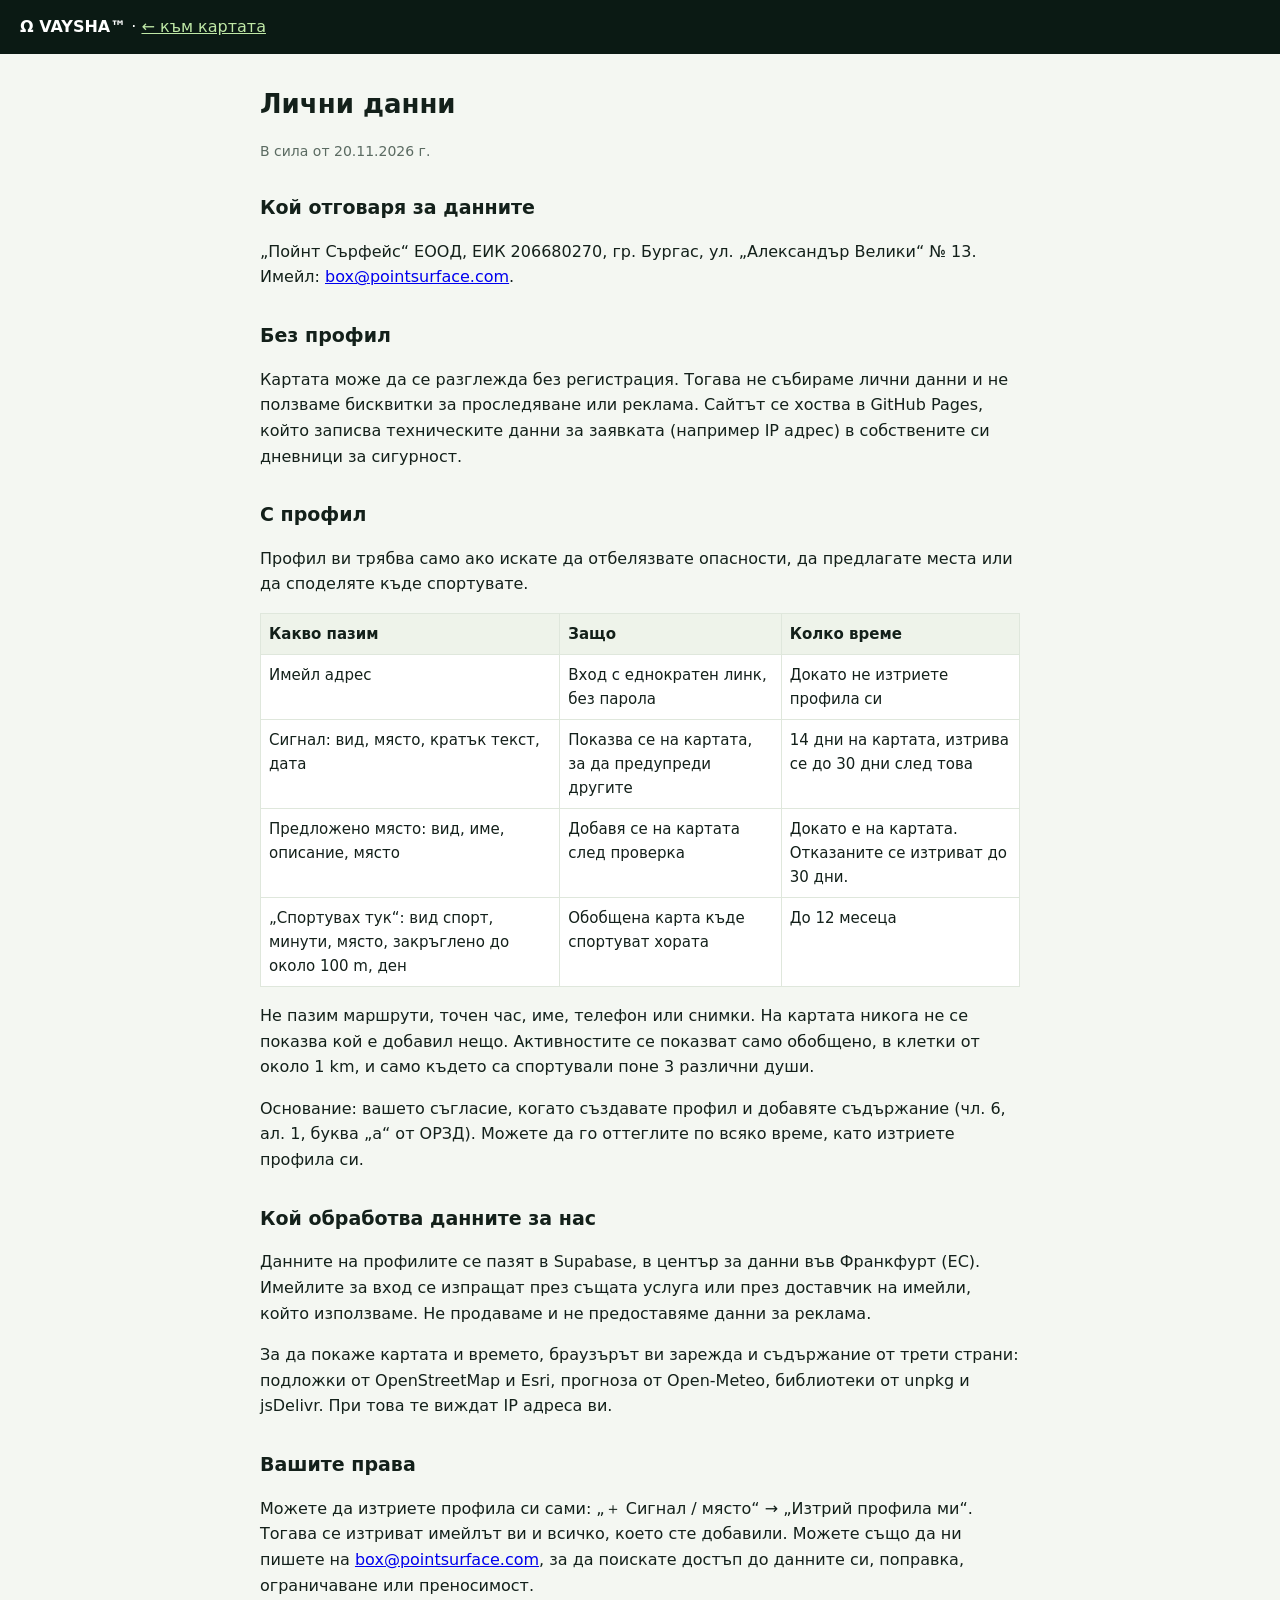
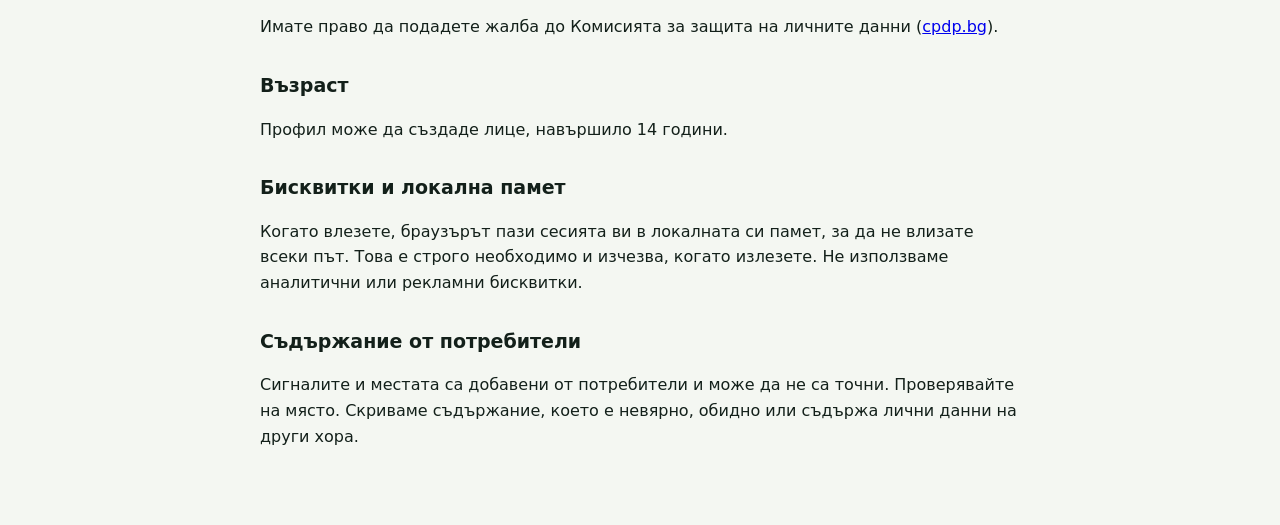
<file: map/privacy.html>
<!DOCTYPE html>
<html lang="bg"><head><meta charset="utf-8"><meta name="viewport" content="width=device-width,initial-scale=1">
<title>Лични данни – VAYSHA™ карта</title>
<style>
body{margin:0;font:16px/1.6 system-ui,-apple-system,"Segoe UI",Roboto,sans-serif;color:#13201a;background:#f4f7f2}
header{background:#0b1a14;color:#fff;padding:14px 20px}header a{color:#bfe8a6}
main{max-width:760px;margin:0 auto;padding:20px 20px 60px}h1{font-size:26px;margin:.4em 0}h2{font-size:19px;margin:1.6em 0 .4em}
table{border-collapse:collapse;width:100%;font-size:15px;background:#fff}td,th{border:1px solid #dfe7dc;padding:8px;text-align:left;vertical-align:top}th{background:#eef3ea}
.small{color:#5b6b62;font-size:14px}
</style></head><body>
<header><b>Ω VAYSHA™</b> · <a href="./">← към картата</a></header>
<main>
<h1>Лични данни</h1>
<p class="small">В сила от 20.11.2026 г.</p>

<h2>Кой отговаря за данните</h2>
<p>„Пойнт Сърфейс“ ЕООД, ЕИК 206680270, гр. Бургас, ул. „Александър Велики“ № 13. Имейл: <a href="mailto:box@pointsurface.com">box@pointsurface.com</a>.</p>

<h2>Без профил</h2>
<p>Картата може да се разглежда без регистрация. Тогава не събираме лични данни и не ползваме бисквитки за проследяване или реклама. Сайтът се хоства в GitHub Pages, който записва техническите данни за заявката (например IP адрес) в собствените си дневници за сигурност.</p>

<h2>С профил</h2>
<p>Профил ви трябва само ако искате да отбелязвате опасности, да предлагате места или да споделяте къде спортувате.</p>
<table>
<tr><th>Какво пазим</th><th>Защо</th><th>Колко време</th></tr>
<tr><td>Имейл адрес</td><td>Вход с еднократен линк, без парола</td><td>Докато не изтриете профила си</td></tr>
<tr><td>Сигнал: вид, място, кратък текст, дата</td><td>Показва се на картата, за да предупреди другите</td><td>14 дни на картата, изтрива се до 30 дни след това</td></tr>
<tr><td>Предложено място: вид, име, описание, място</td><td>Добавя се на картата след проверка</td><td>Докато е на картата. Отказаните се изтриват до 30 дни.</td></tr>
<tr><td>„Спортувах тук“: вид спорт, минути, място, закръглено до около 100 m, ден</td><td>Обобщена карта къде спортуват хората</td><td>До 12 месеца</td></tr>
</table>
<p>Не пазим маршрути, точен час, име, телефон или снимки. На картата никога не се показва кой е добавил нещо. Активностите се показват само обобщено, в клетки от около 1 km, и само където са спортували поне 3 различни души.</p>
<p>Основание: вашето съгласие, когато създавате профил и добавяте съдържание (чл. 6, ал. 1, буква „а“ от ОРЗД). Можете да го оттеглите по всяко време, като изтриете профила си.</p>

<h2>Кой обработва данните за нас</h2>
<p>Данните на профилите се пазят в Supabase, в център за данни във Франкфурт (ЕС). Имейлите за вход се изпращат през същата услуга или през доставчик на имейли, който използваме. Не продаваме и не предоставяме данни за реклама.</p>
<p>За да покаже картата и времето, браузърът ви зарежда и съдържание от трети страни: подложки от OpenStreetMap и Esri, прогноза от Open-Meteo, библиотеки от unpkg и jsDelivr. При това те виждат IP адреса ви.</p>

<h2>Вашите права</h2>
<p>Можете да изтриете профила си сами: „＋ Сигнал / място“ → „Изтрий профила ми“. Тогава се изтриват имейлът ви и всичко, което сте добавили. Можете също да ни пишете на <a href="mailto:box@pointsurface.com">box@pointsurface.com</a>, за да поискате достъп до данните си, поправка, ограничаване или преносимост.</p>
<p>Имате право да подадете жалба до Комисията за защита на личните данни (<a href="https://www.cpdp.bg/" rel="noopener">cpdp.bg</a>).</p>

<h2>Възраст</h2>
<p>Профил може да създаде лице, навършило 14 години.</p>

<h2>Бисквитки и локална памет</h2>
<p>Когато влезете, браузърът пази сесията ви в локалната си памет, за да не влизате всеки път. Това е строго необходимо и изчезва, когато излезете. Не използваме аналитични или рекламни бисквитки.</p>

<h2>Съдържание от потребители</h2>
<p>Сигналите и местата са добавени от потребители и може да не са точни. Проверявайте на място. Скриваме съдържание, което е невярно, обидно или съдържа лични данни на други хора.</p>
</main></body></html>
</file>
<file: css/app.css>
:root{--cyan:#69D0E6;--cyan-d:#2A9DB8;--navy:#1E2A38;--navy-2:#26374A;--bg:#F8F9FA;--line:#E3E7EC;--ink:#1E2A38;--muted:#5F6B78;--warn:#B45309;--warn-bg:#FFF7E6;--bad:#B42318;--ok:#067647;--radius:10px}
*{box-sizing:border-box}
html,body{margin:0;height:100%}
body{font-family:Inter,"Segoe UI",Roboto,Arial,sans-serif;color:var(--ink);background:var(--bg);font-size:14px;line-height:1.5}
a{color:var(--cyan-d)}
button,select,input{font:inherit}
.app{display:grid;grid-template-columns:232px minmax(0,1fr);grid-template-rows:auto auto 1fr;min-height:100vh}
.top{grid-column:1/-1;background:var(--navy);color:#fff;display:flex;align-items:center;gap:14px;padding:10px 18px;flex-wrap:wrap}
.brand{display:flex;align-items:center;gap:10px;font-weight:700;letter-spacing:.04em;white-space:nowrap}
.brand .omega{color:var(--cyan);font-size:26px;line-height:1}
.brand small{display:block;font-weight:400;font-size:11px;letter-spacing:.08em;color:#A9C4D2}
.top .spacer{flex:1}
.top label{font-size:11px;color:#A9C4D2;display:flex;flex-direction:column;gap:2px}
.top select{background:var(--navy-2);color:#fff;border:1px solid #3B5068;border-radius:6px;padding:5px 8px;min-width:150px}
.btn{border:1px solid var(--navy);background:var(--navy);color:#fff;border-radius:7px;padding:7px 13px;cursor:pointer;font-weight:600;white-space:nowrap}
.btn:hover{filter:brightness(1.15)}
.btn.cyan{background:var(--cyan);border-color:var(--cyan);color:var(--navy)}
.btn.ghost{background:transparent;color:var(--navy);border-color:#B8C2CC}
.top .btn.ghost{color:#fff;border-color:#4A6079}
.btn.small{padding:4px 9px;font-size:12px}
.btn:disabled{opacity:.45;cursor:not-allowed}
.banner{grid-column:1/-1;background:#FDECEC;color:#7A1F1F;border-bottom:1px solid #F3C2C2;padding:6px 18px;font-size:12px;font-weight:700;letter-spacing:.06em;text-align:center}
.banner.exp{background:var(--warn-bg);color:#7A4A06;border-color:#F2D7A6}
.banner.val{background:#E8F7EF;color:#0B5A36;border-color:#BFE6CF}
.side{background:var(--navy);color:#C9D6E0;padding:14px 10px;display:flex;flex-direction:column;gap:2px}
.side button{background:none;border:0;color:inherit;text-align:left;padding:9px 12px;border-radius:7px;cursor:pointer;display:flex;gap:10px;align-items:center}
.side button .n{font-size:11px;color:#7E97AA;width:16px}
.side button:hover{background:var(--navy-2);color:#fff}
.side button.on{background:var(--cyan);color:var(--navy);font-weight:700}
.side button.on .n{color:var(--navy)}
.side .foot{margin-top:auto;font-size:11px;color:#7E97AA;padding:10px 12px;line-height:1.4}
main{padding:22px 26px 60px;max-width:1280px;width:100%;min-width:0}
.grid>*{min-width:0}
.g7{grid-template-columns:repeat(7,minmax(0,1fr))}
.g7 .kpi .v{font-size:20px}
h1{font-size:24px;margin:0 0 4px}
h2{font-size:17px;margin:26px 0 10px}
h3{font-size:14px;margin:0 0 8px}
.lead{color:var(--muted);margin:0 0 18px;max-width:820px}
.card{background:#fff;border:1px solid var(--line);border-radius:var(--radius);padding:16px}
.grid{display:grid;gap:14px}
.g2{grid-template-columns:repeat(2,minmax(0,1fr))}
.g3{grid-template-columns:repeat(3,minmax(0,1fr))}
.g4{grid-template-columns:repeat(4,minmax(0,1fr))}
.kpi .v{font-size:24px;font-weight:700;line-height:1.2}
.kpi .l{font-size:12px;color:var(--muted)}
.kpi .s{font-size:11px;color:var(--muted)}
.controls{display:flex;flex-wrap:wrap;gap:12px;align-items:flex-end;margin-bottom:14px}
.controls label{display:flex;flex-direction:column;font-size:12px;color:var(--muted);gap:3px;white-space:nowrap}
.controls select,.controls input[type=text],.controls input[type=number],.controls input[type=search]{border:1px solid #CBD3DB;border-radius:6px;padding:6px 8px;background:#fff;min-width:110px}
.controls input[type=range]{width:160px}
.tag{display:inline-block;font-size:11px;font-weight:700;letter-spacing:.05em;border-radius:5px;padding:2px 7px;background:#EEF2F5;color:var(--navy)}
.tag.syn{background:#FDECEC;color:#7A1F1F}
.tag.exp{background:var(--warn-bg);color:#7A4A06}
.tag.val{background:#E8F7EF;color:#0B5A36}
.tag.L{background:#EAF6E3;color:#2F6B1A}.tag.M{background:#FFF1C9;color:#7A5A00}.tag.H{background:#FBE0D9;color:#9A2A12}
.note{background:var(--warn-bg);border:1px solid #F2D7A6;color:#6B4505;border-radius:8px;padding:9px 12px;font-size:12.5px;margin:10px 0}
.note.info{background:#EEF8FB;border-color:#C5E9F2;color:#164A5C}
.note.bad{background:#FDECEC;border-color:#F3C2C2;color:#7A1F1F}
.tablewrap{overflow-x:auto;border:1px solid var(--line);border-radius:8px;background:#fff}
table.data{border-collapse:collapse;width:100%;font-size:12.5px}
table.data th,table.data td{padding:7px 9px;border-bottom:1px solid var(--line);text-align:right;white-space:nowrap}
table.data th{background:#F1F4F7;font-weight:600;color:var(--navy);position:sticky;top:0;cursor:default}
table.data th.sort{cursor:pointer;user-select:none}
table.data th.sort:hover{background:#E6ECF1}
table.data td:first-child,table.data th:first-child{text-align:left;position:sticky;left:0;background:inherit}
table.data tbody tr:nth-child(even){background:#FAFBFC}
table.data tbody tr{background:#fff}
table.data td.l,table.data th.l{text-align:left}
.unit{font-weight:400;color:var(--muted);font-size:11px}
.pager{display:flex;gap:8px;align-items:center;justify-content:flex-end;margin-top:8px;font-size:12px;color:var(--muted)}
.mapwrap{position:relative}
.mapwrap canvas{width:100%;height:auto;display:block;border-radius:8px;border:1px solid var(--line);cursor:crosshair;background:#fff}
.legend{display:flex;align-items:center;gap:8px;font-size:11px;color:var(--muted);margin-top:8px;flex-wrap:wrap}
.legend .bar{height:10px;width:180px;border-radius:3px;border:1px solid var(--line)}
.legend .sw{display:inline-flex;align-items:center;gap:4px}
.legend .dot{width:11px;height:11px;border-radius:50%;background:#fff;border:3px solid var(--navy)}
.legend .hatch{width:14px;height:11px;background:repeating-linear-gradient(45deg,#D5DBE1 0 2px,#fff 2px 5px);border:1px solid #CBD3DB}
.info{font-size:12.5px;background:#F1F4F7;border-radius:8px;padding:9px 12px;margin-top:10px;min-height:38px}
.chart svg{display:block}
.formula{font-family:"Cambria Math",Cambria,Georgia,serif;font-size:17px;background:#F6F8FA;border-radius:8px;padding:10px 14px;margin:8px 0}
.gauge{height:16px;border-radius:8px;background:linear-gradient(90deg,#EAF6E3 0 35%,#FFF1C9 35% 65%,#FBE0D9 65% 100%);position:relative;border:1px solid var(--line)}
.gauge .mk{position:absolute;top:-5px;width:3px;height:26px;background:var(--navy);border-radius:2px}
.contrib{display:flex;height:22px;border-radius:6px;overflow:hidden;border:1px solid var(--line);background:#F6F8FA}
.contrib div{display:flex;align-items:center;justify-content:center;font-size:11px;color:#fff;white-space:nowrap;overflow:hidden}
.hero{background:var(--navy);color:#fff;border-radius:14px;padding:34px 30px;display:grid;grid-template-columns:1.4fr 1fr;gap:24px;align-items:center}
.hero h1{font-size:34px;letter-spacing:.02em}
.hero .tagline{color:var(--cyan);font-weight:700;letter-spacing:.08em;font-size:13px;text-transform:uppercase}
.hero p{color:#C9D6E0;max-width:560px}
.hero .actions{display:flex;gap:10px;flex-wrap:wrap;margin-top:18px}
.tiles{display:grid;grid-template-columns:repeat(3,minmax(0,1fr));gap:12px;margin-top:18px}
.tile{background:#fff;border:1px solid var(--line);border-radius:10px;padding:14px;cursor:pointer;text-align:left}
.tile:hover{border-color:var(--cyan)}
.tile b{display:block;margin-bottom:4px}
.tile span{color:var(--muted);font-size:12.5px}
.walk{position:fixed;right:22px;bottom:22px;width:340px;max-width:calc(100vw - 32px);background:#fff;border:2px solid var(--cyan);border-radius:12px;box-shadow:0 10px 30px rgba(30,42,56,.25);padding:16px;z-index:50}
.walk .step{font-size:11px;color:var(--muted);letter-spacing:.06em;text-transform:uppercase}
.walk h3{margin:4px 0 6px;font-size:15px}
.walk p{margin:0 0 12px;color:var(--muted);font-size:13px}
.walk .row{display:flex;gap:8px;justify-content:flex-end}
.modal{position:fixed;inset:0;background:rgba(15,23,32,.55);display:flex;align-items:center;justify-content:center;z-index:60;padding:16px}
.modal .box{background:#fff;border-radius:12px;max-width:640px;width:100%;max-height:88vh;overflow:auto;padding:20px}
.modal ul{padding-left:18px;font-size:12.5px;max-height:220px;overflow:auto}
.muted{color:var(--muted)}
.mono{font-family:ui-monospace,Consolas,monospace;font-size:12px}
.flex{display:flex;gap:10px;align-items:center;flex-wrap:wrap}
.right{text-align:right}
.hidden{display:none!important}
.toast{position:fixed;left:50%;transform:translateX(-50%);bottom:20px;background:var(--navy);color:#fff;padding:9px 16px;border-radius:8px;z-index:70;font-size:13px}
@media (max-width:1000px){.g7{grid-template-columns:repeat(4,minmax(0,1fr))}.g4{grid-template-columns:repeat(2,minmax(0,1fr))}.g3{grid-template-columns:repeat(2,minmax(0,1fr))}.hero{grid-template-columns:1fr}.tiles{grid-template-columns:repeat(2,minmax(0,1fr))}}
@media (max-width:760px){
  .app{grid-template-columns:minmax(0,1fr);grid-template-rows:auto auto auto 1fr}
  .g7{grid-template-columns:repeat(2,minmax(0,1fr))}
  .controls>label{max-width:100%}
  .controls input[type=number]{min-width:0;width:90px}
  .side{flex-direction:row;overflow-x:auto;padding:6px;gap:4px;position:sticky;top:0;z-index:20}
  .side button{white-space:nowrap;padding:7px 10px}
  .side button .n,.side .foot{display:none}
  main{padding:16px 12px 70px}
  .g2,.g3{grid-template-columns:1fr}
  .tiles{grid-template-columns:1fr}
  .top{gap:8px}.top select{min-width:0;max-width:44vw}
  .hero{padding:22px 18px}.hero h1{font-size:26px}
  .controls input[type=range]{width:120px}
}

/* Field Session: the demo dataset selectors do not apply */
body.fieldmode .top label,body.fieldmode #walkBtn,body.fieldmode #resetBtn{display:none}
</file>
